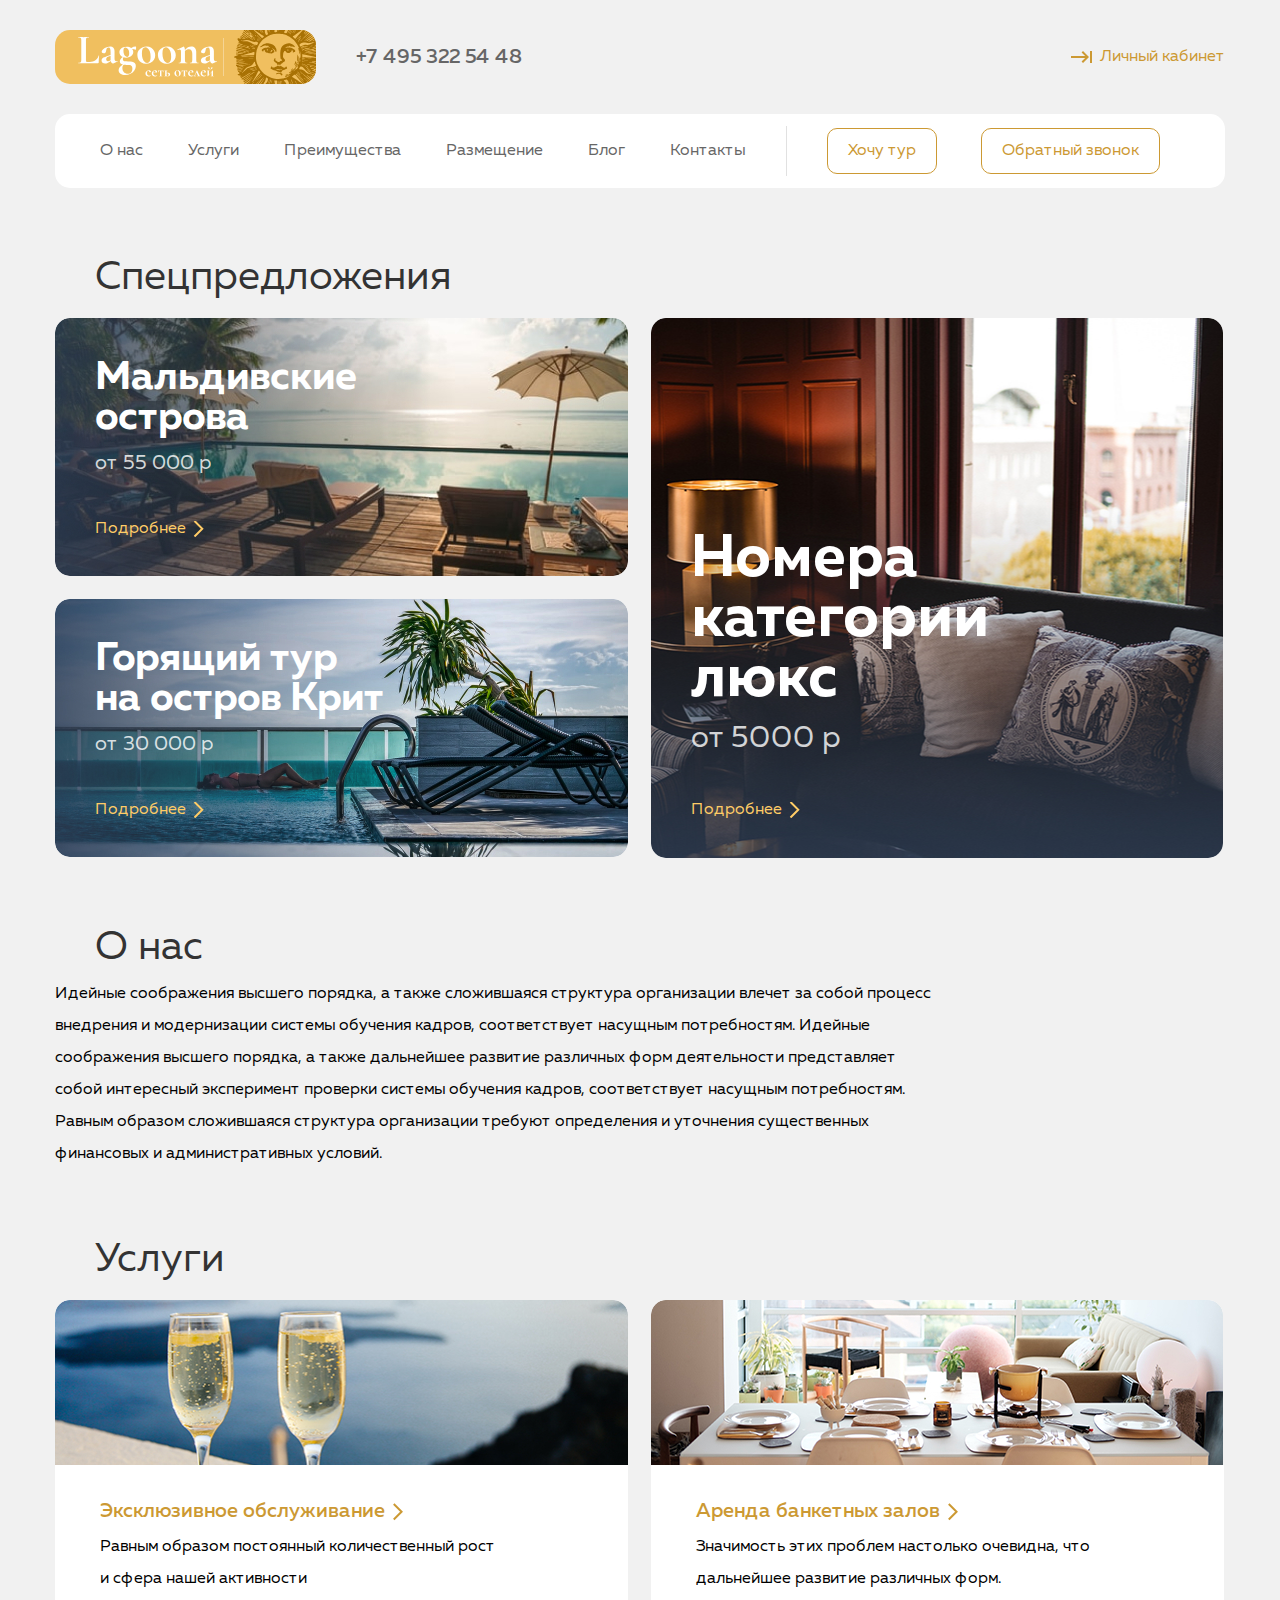
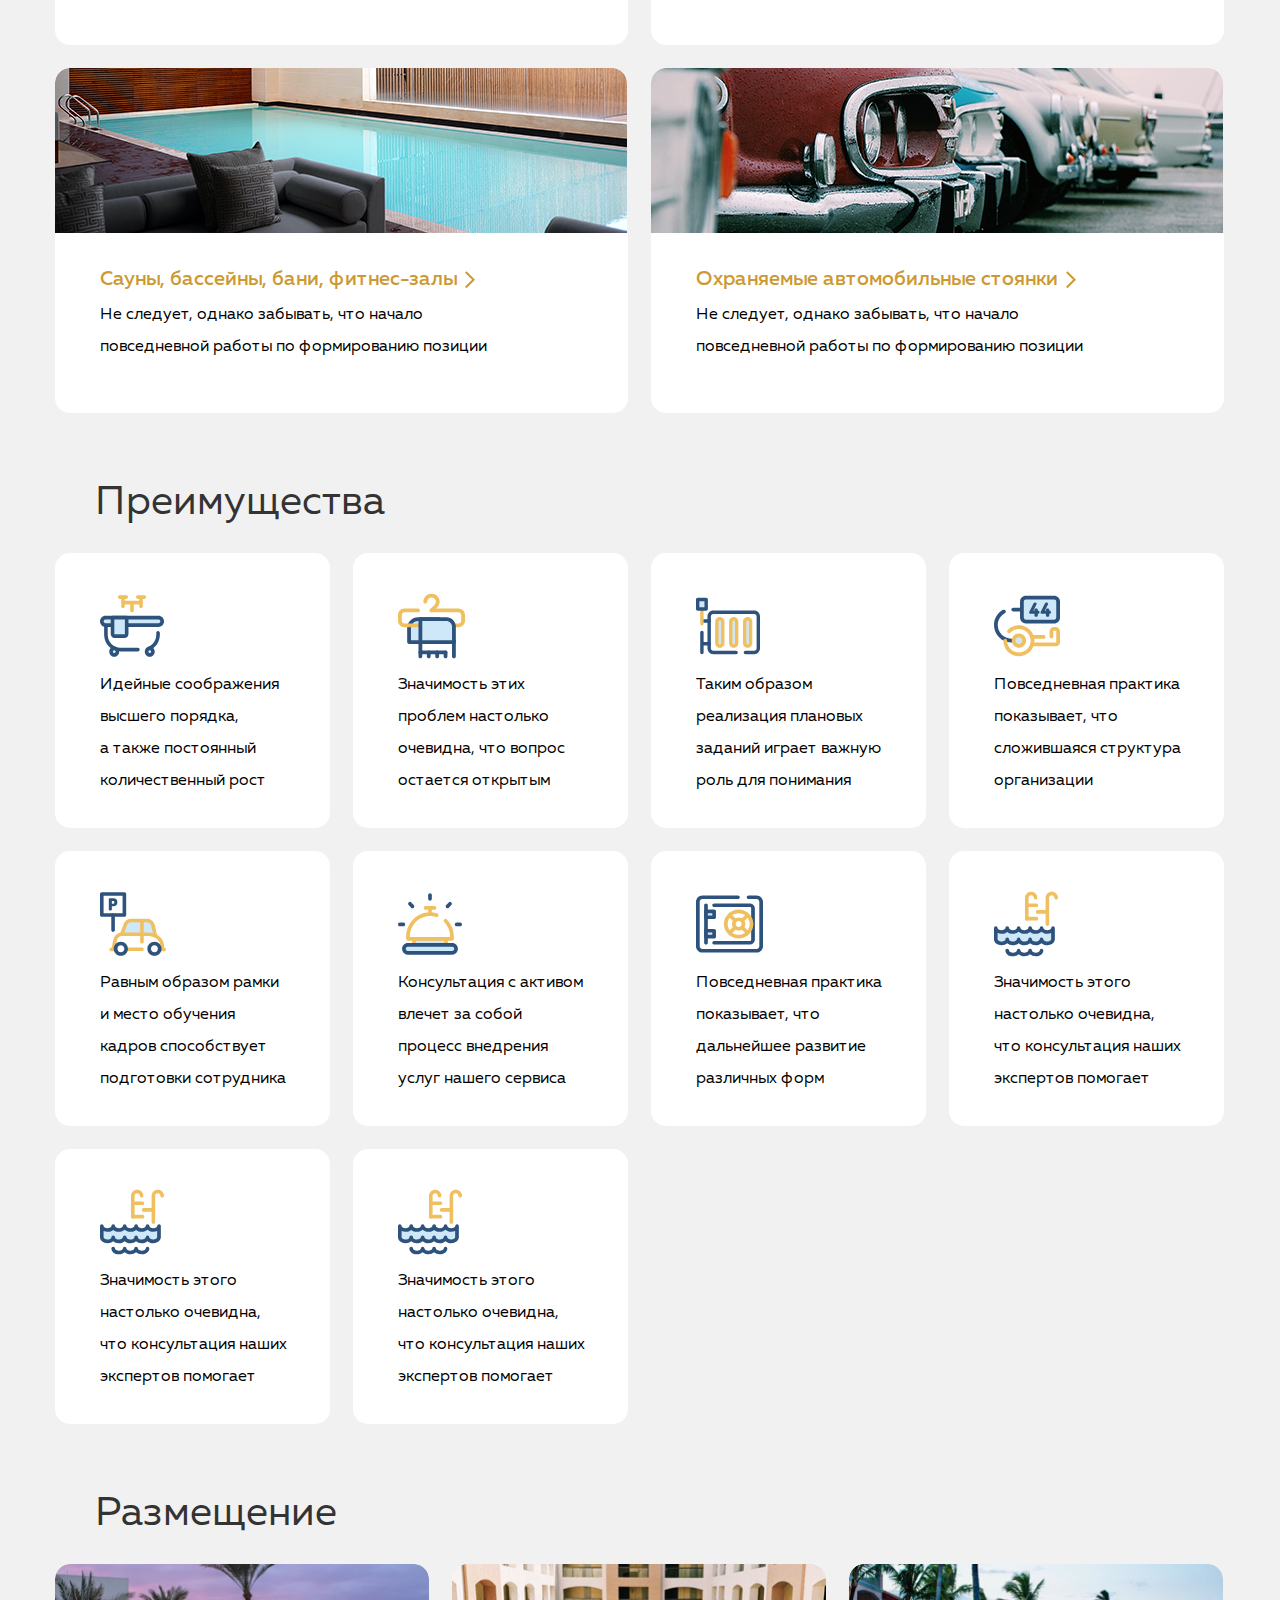
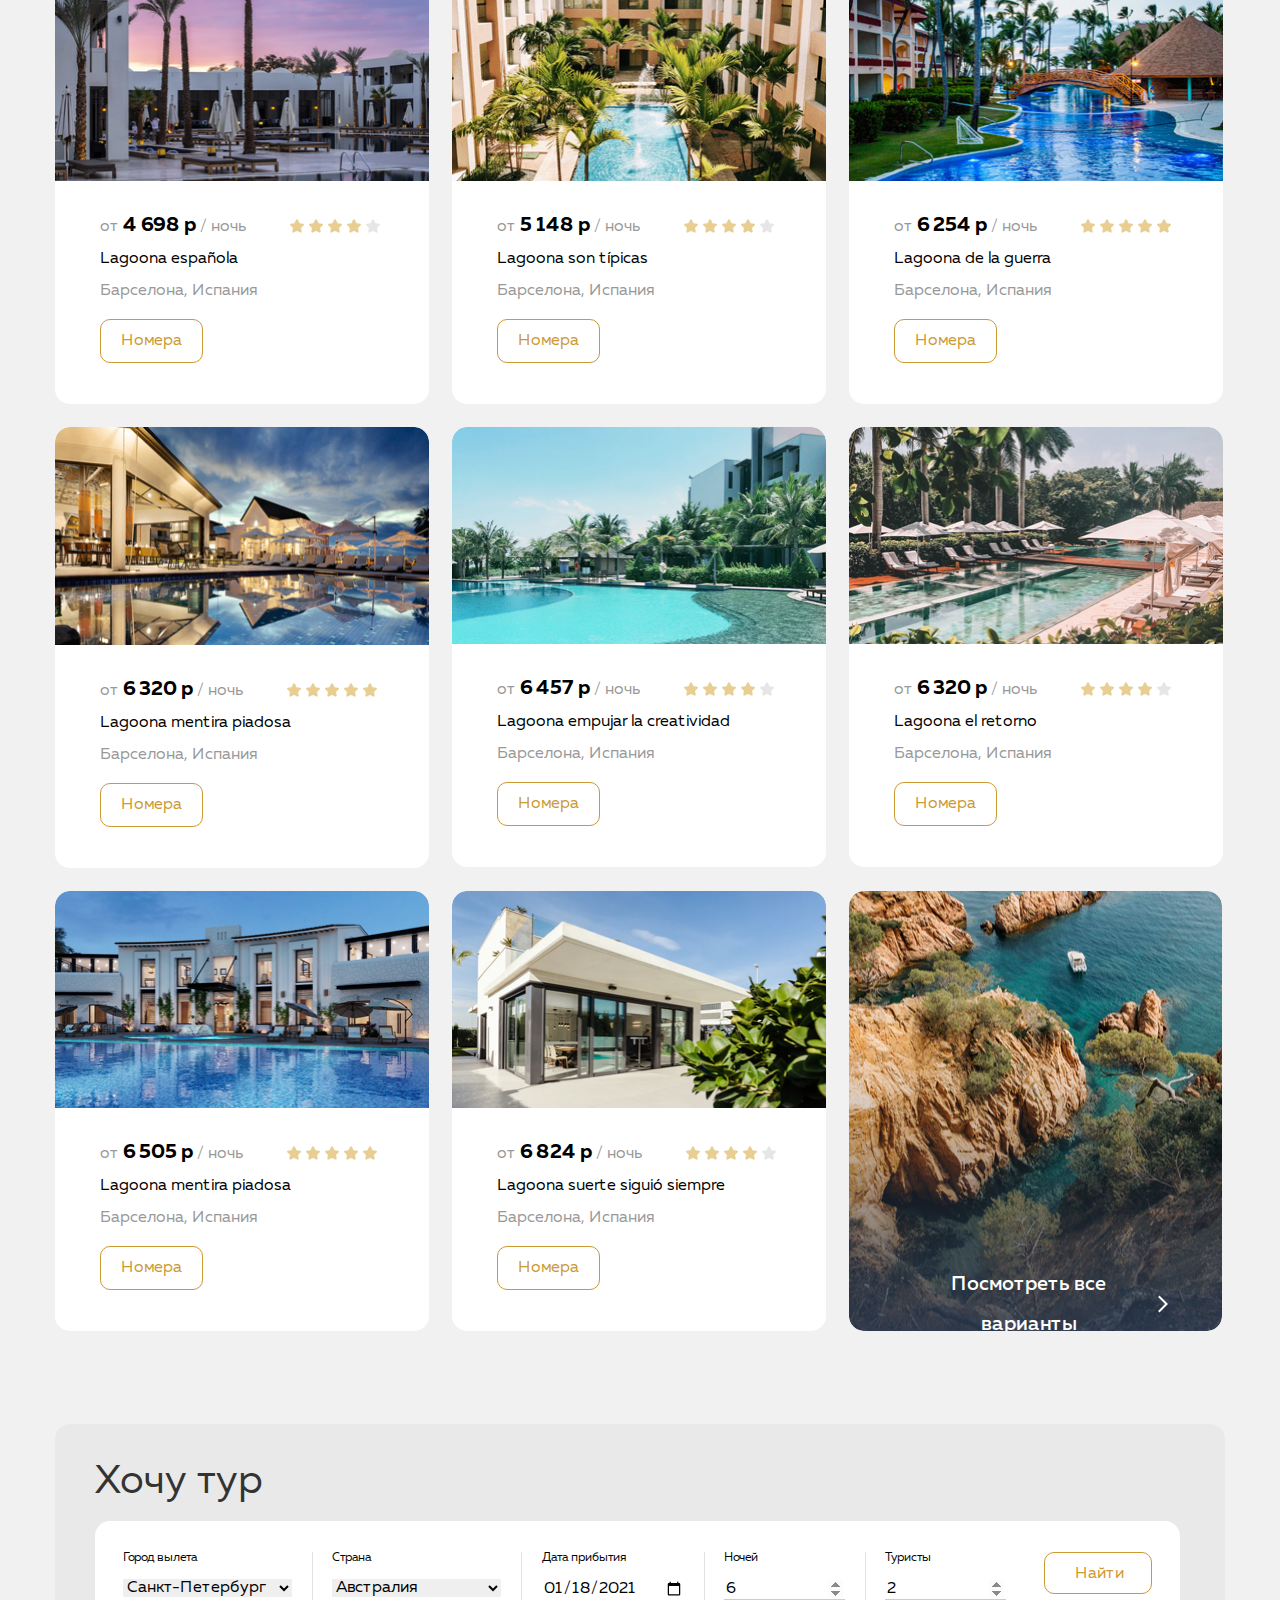
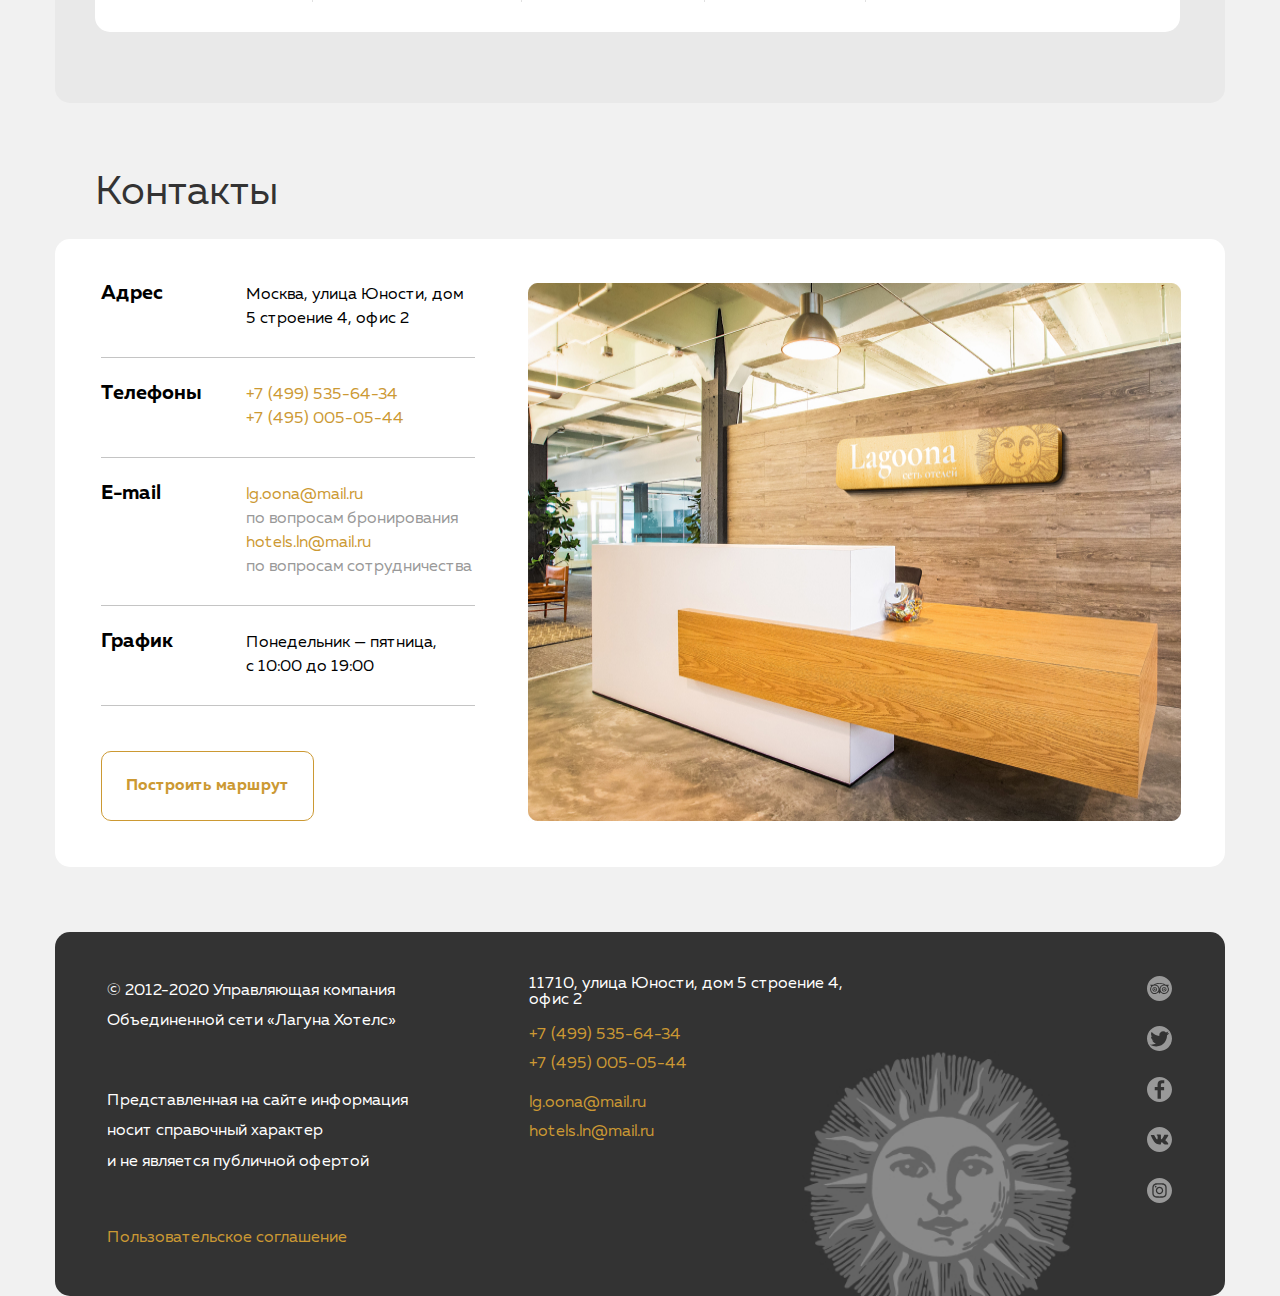
<file: Lagoona/index.html>
<!DOCTYPE html>
<html lang="ru">

<head>
    <meta charset="UTF-8">
    <meta name="viewport" content="width=device-width, initial-scale=1.0">
    <link rel="stylesheet" href="css/normalize.css">
    <link rel="stylesheet" href="css/style.css">
    <title>Lagoona</title>
</head>

<body>

    <header class="header">
        <div class="container">
            <div class="header-left-and-right flex">
                <div class="header-left flex">
                    <img class="header-logo" src="img/logo.svg" alt="Lagoona">
                    <a href="tel:+74953225448" class="header-tel">+7 495 322 54 48</a>
                </div>
                <div class="header-right">
                    <a href="#" class="header-cab">Личный кабинет</a>
                </div>
            </div>
        </div>
        <nav class="header-nav">
            <div class="container">
                <div class="nav-left-and-right flex">
                    <div class="nav-left">
                        <ul class="header-list flex list-reset">
                            <li class="header-item">
                                <a class="header-link" href="#about">О&nbsp;нас</a>
                            </li>
                            <li class="header-item">
                                <a class="header-link" href="#services">Услуги</a>
                            </li>
                            <li class="header-item">
                                <a class="header-link" href="#advantages">Преимущества</a>
                            </li>
                            <li class="header-item">
                                <a class="header-link" href="#placement">Размещение</a>
                            </li>
                            <li class="header-item">
                                <a class="header-link" href="#">Блог</a>
                            </li>
                            <li class="header-item">
                                <a class="header-link" href="#">Контакты</a>
                            </li>
                        </ul>
                    </div>
                    <div class="header-border"></div>
                    <div class="nav-right">
                        <button class="btn header-btn">Хочу тур</button>
                        <button class="btn header-btn">Обратный звонок</button>
                    </div>
                </div>
            </div>
        </nav>
    </header>

    <main class="main">
        <section id="special" class="special">
            <div class="container">
                <h2 class="section-title special-title">Спецпредложения</h2>
                <div class="special-left-and-right flex">
                    <ul class="special-list flex list-reset">
                        <li class="special-item">
                            <article class="special-item-article">
                                <div class="special-item-text">
                                    <h3 class="special-item-text-title">Мальдивские острова</h3>
                                    <p class="special-item-text-price">от&nbsp;55&nbsp;000&nbsp;р</p>
                                    <a href="#" class="special-details">Подробнее</a>
                                </div>
                            </article>
                        </li>
                        <li class="special-item1">
                            <article class="special-item-article">
                                <div class="special-item-text">
                                    <h3 class="special-item-text-title">Горящий тур на&nbsp;остров Крит</h3>
                                    <p class="special-item-text-price">от&nbsp;30&nbsp;000&nbsp;р</p>
                                    <a href="#" class="special-details">Подробнее</a>
                                </div>
                            </article>
                        </li>
                    </ul>
                    <div class="special-item">
                        <article class="special-item-article">
                            <div class="special-item-text1">
                                <h3 class="special-item-text-title1">Номера категории люкс</h3>
                                <p class="special-item-text-price1">от&nbsp;5000&nbsp;р</p>
                                <a href="#" class="special-details">Подробнее</a>
                            </div>
                        </article>
                    </div>
                </div>
            </div>
        </section>

        <section id="about" class="about">
            <div class="container">
                <h2 class="section-title about-title">О нас</h2>
                <div class="about-text">
                    Идейные соображения высшего порядка, а&nbsp;также сложившаяся структура организации влечет
                    за&nbsp;собой процесс внедрения и&nbsp;модернизации системы обучения кадров, соответствует насущным
                    потребностям. Идейные соображения высшего порядка, а&nbsp;также дальнейшее развитие различных форм
                    деятельности представляет собой интересный эксперимент проверки системы обучения кадров,
                    соответствует насущным потребностям. Равным образом сложившаяся структура организации требуют
                    определения и&nbsp;уточнения существенных финансовых и&nbsp;административных условий.
                </div>
            </div>
        </section>

        <section id="services" class="services">
            <div class="container">
                <h2 class="section-title services-title">Услуги</h2>
                <ul class="services-list list-reset flex">
                    <li class="services-item">
                        <article class="services-article">
                            <img src="img/services1.jpg" alt="Эксклюзивное обслуживание" class="services-img">
                            <div class="services-text">
                                <h3 class="services-text-title"><a class="services-text-title-link"
                                        href="#">Эксклюзивное обслуживание</a></h3>
                                <p class="services-text-descr">Равным образом постоянный количественный рост
                                    и&nbsp;сфера нашей активности</p>
                            </div>
                        </article>
                    </li>
                    <li class="services-item">
                        <article class="services-article">
                            <img src="img/services2.jpg" alt="Аренда банкетных залов" class="services-img">
                            <div class="services-text">
                                <h3 class="services-text-title"><a class="services-text-title-link" href="#">Аренда
                                        банкетных залов</a></h3>
                                <p class="services-text-descr">Значимость этих проблем настолько очевидна, что
                                    дальнейшее развитие различных форм.</p>
                            </div>
                        </article>
                    </li>
                    <li class="services-item">
                        <article class="services-article">
                            <img src="img/services3.jpg" alt="Сауны, бассейны, бани, фитнес-залы" class="services-img">
                            <div class="services-text">
                                <h3 class="services-text-title"><a class="services-text-title-link" href="#">Сауны,
                                        бассейны, бани, фитнес-залы</a></h3>
                                <p class="services-text-descr">Не&nbsp;следует, однако забывать, что начало повседневной
                                    работы по&nbsp;формированию позиции</p>
                            </div>
                        </article>
                    </li>
                    <li class="services-item">
                        <article class="services-article">
                            <img src="img/services4.jpg" alt="Охраняемые автомобильные стоянки" class="services-img">
                            <div class="services-text">
                                <h3 class="services-text-title"><a class="services-text-title-link" href="#">Охраняемые
                                        автомобильные стоянки</a></h3>
                                <p class="services-text-descr">Не&nbsp;следует, однако забывать, что начало повседневной
                                    работы по&nbsp;формированию позиции</p>
                            </div>
                        </article>
                    </li>
                </ul>
            </div>
        </section>

        <section id="advantages" class="advantages">
            <div class="container">
                <h2 class="section-title advantages-title">Преимущества</h2>
                <ul class="advantages-list list-reset flex">
                    <li class="advantages-item">
                        <img src="img/advantages1.svg" alt="" class="advantages-item-icon">
                        <div class="advantages-item-text">Идейные соображения высшего порядка, а&nbsp;также постоянный
                            количественный рост</div>
                    </li>
                    <li class="advantages-item">
                        <img src="img/advantages2.svg" alt="" class="advantages-item-icon">
                        <div class="advantages-item-text">Значимость этих проблем настолько очевидна, что вопрос
                            остается открытым</div>
                    </li>
                    <li class="advantages-item">
                        <img src="img/advantages3.svg" alt="" class="advantages-item-icon">
                        <div class="advantages-item-text">Таким образом реализация плановых заданий играет важную роль
                            для понимания</div>
                    </li>
                    <li class="advantages-item">
                        <img src="img/advantages4.svg" alt="" class="advantages-item-icon">
                        <div class="advantages-item-text">Повседневная практика показывает, что сложившаяся структура
                            организации</div>
                    </li>
                    <li class="advantages-item">
                        <img src="img/advantages5.svg" alt="" class="advantages-item-icon">
                        <div class="advantages-item-text">Равным образом рамки и&nbsp;место обучения кадров
                            способствует
                            подготовки сотрудника</div>
                    </li>
                    <li class="advantages-item">
                        <img src="img/advantages6.svg" alt="" class="advantages-item-icon">
                        <div class="advantages-item-text">Консультация с&nbsp;активом влечет за&nbsp;собой процесс
                            внедрения услуг нашего сервиса</div>
                    </li>
                    <li class="advantages-item">
                        <img src="img/advantages7.svg" alt="" class="advantages-item-icon">
                        <div class="advantages-item-text">Повседневная практика показывает, что дальнейшее развитие
                            различных форм</div>
                    </li>
                    <li class="advantages-item">
                        <img src="img/advantages8.svg" alt="" class="advantages-item-icon">
                        <div class="advantages-item-text">Значимость этого настолько очевидна, что консультация наших
                            экспертов помогает</div>
                    </li>
                    <li class="advantages-item">
                        <img src="img/advantages8.svg" alt="" class="advantages-item-icon">
                        <div class="advantages-item-text">Значимость этого настолько очевидна, что консультация наших
                            экспертов помогает</div>
                    </li>
                    <li class="advantages-item">
                        <img src="img/advantages8.svg" alt="" class="advantages-item-icon">
                        <div class="advantages-item-text">Значимость этого настолько очевидна, что консультация наших
                            экспертов помогает</div>
                    </li>
                </ul>
            </div>
        </section>

        <section id="placement" class="placement">
            <div class="container">
                <h2 class="section-title placement-title">Размещение</h2>
                <ul class="placement-list list-reset flex">
                    <li class="placement-item">
                        <article>
                            <img src="img/placement1.jpg" alt="Lagoona espa&ntilde;ola" class="placement-img">
                            <div class="placement-text">
                                <div class="placement-price-rate">
                                    <p class="placement-price">от&nbsp;<span>4&nbsp;698&nbsp;р&nbsp;</span>/ ночь</p>
                                    <img src="img/star.svg" alt="Рейтинг 4 из 5" class="placement-rate">
                                    <img src="img/star.svg" alt="" class="placement-rate">
                                    <img src="img/star.svg" alt="" class="placement-rate">
                                    <img src="img/star.svg" alt="" class="placement-rate">
                                    <img src="img/star-empty.svg" alt="" class="placement-rate">
                                </div>
                                <h3 class="placement-text-title">Lagoona espa&ntilde;ola</h3>
                                <p class="placement-text-place">Барселона, Испания</p>
                                <button class="btn placement-btn">Номера</button>
                            </div>
                        </article>
                    </li>
                    <li class="placement-item">
                        <article>
                            <img src="img/placement2.jpg" alt="Lagoona son t&iacute;picas" class="placement-img">
                            <div class="placement-text">
                                <div class="placement-price-rate">
                                    <p class="placement-price">от<span>&nbsp;5&nbsp;148&nbsp;р&nbsp;</span>/ ночь</p>
                                    <img src="img/star.svg" alt="Рейтинг 4 из 5" class="placement-rate">
                                    <img src="img/star.svg" alt="" class="placement-rate">
                                    <img src="img/star.svg" alt="" class="placement-rate">
                                    <img src="img/star.svg" alt="" class="placement-rate">
                                    <img src="img/star-empty.svg" alt="" class="placement-rate">
                                </div>
                                <h3 class="placement-text-title">Lagoona son t&iacute;picas</h3>
                                <p class="placement-text-place">Барселона, Испания</p>
                                <button class="btn placement-btn">Номера</button>
                            </div>
                        </article>
                    </li>
                    <li class="placement-item">
                        <article>
                            <img src="img/placement3.jpg" alt="Lagoona de&nbsp;la&nbsp;guerra" class="placement-img">
                            <div class="placement-text">
                                <div class="placement-price-rate">
                                    <p class="placement-price">от<span>&nbsp;6&nbsp;254&nbsp;р&nbsp;</span>/ ночь</p>
                                    <img src="img/star.svg" alt="Рейтинг 5 из 5" class="placement-rate">
                                    <img src="img/star.svg" alt="" class="placement-rate">
                                    <img src="img/star.svg" alt="" class="placement-rate">
                                    <img src="img/star.svg" alt="" class="placement-rate">
                                    <img src="img/star.svg" alt="" class="placement-rate">
                                </div>
                                <h3 class="placement-text-title">Lagoona de&nbsp;la&nbsp;guerra</h3>
                                <p class="placement-text-place">Барселона, Испания</p>
                                <button class="btn placement-btn">Номера</button>
                            </div>
                        </article>
                    </li>
                    <li class="placement-item">
                        <article>
                            <img src="img/placement4.jpg" alt="Lagoona mentira piadosa" class="placement-img">
                            <div class="placement-text">
                                <div class="placement-price-rate">
                                    <p class="placement-price">от<span>&nbsp;6&nbsp;320&nbsp;р&nbsp;</span>/ ночь</p>
                                    <img src="img/star.svg" alt="Рейтинг 5 из 5" class="placement-rate">
                                    <img src="img/star.svg" alt="" class="placement-rate">
                                    <img src="img/star.svg" alt="" class="placement-rate">
                                    <img src="img/star.svg" alt="" class="placement-rate">
                                    <img src="img/star.svg" alt="" class="placement-rate">
                                </div>
                                <h3 class="placement-text-title">Lagoona mentira piadosa</h3>
                                <p class="placement-text-place">Барселона, Испания</p>
                                <button class="btn placement-btn">Номера</button>
                            </div>
                        </article>
                    </li>
                    <li class="placement-item">
                        <article>
                            <img src="img/placement5.jpg" alt="Lagoona empujar la&nbsp;creatividad"
                                class="placement-img">
                            <div class="placement-text">
                                <div class="placement-price-rate">
                                    <p class="placement-price">от<span>&nbsp;6&nbsp;457&nbsp;р&nbsp;</span>/ ночь</p>
                                    <img src="img/star.svg" alt="Рейтинг 4 из 5" class="placement-rate">
                                    <img src="img/star.svg" alt="" class="placement-rate">
                                    <img src="img/star.svg" alt="" class="placement-rate">
                                    <img src="img/star.svg" alt="" class="placement-rate">
                                    <img src="img/star-empty.svg" alt="" class="placement-rate">
                                </div>
                                <h3 class="placement-text-title">Lagoona empujar la&nbsp;creatividad</h3>
                                <p class="placement-text-place">Барселона, Испания</p>
                                <button class="btn placement-btn">Номера</button>
                            </div>
                        </article>
                    </li>
                    <li class="placement-item">
                        <article>
                            <img src="img/placement6.jpg" alt="Lagoona el&nbsp;retorno" class="placement-img">
                            <div class="placement-text">
                                <div class="placement-price-rate">
                                    <p class="placement-price">от<span>&nbsp;6&nbsp;320&nbsp;р&nbsp;</span>/ ночь</p>
                                    <img src="img/star.svg" alt="Рейтинг 4 из 5" class="placement-rate">
                                    <img src="img/star.svg" alt="" class="placement-rate">
                                    <img src="img/star.svg" alt="" class="placement-rate">
                                    <img src="img/star.svg" alt="" class="placement-rate">
                                    <img src="img/star-empty.svg" alt="" class="placement-rate">
                                </div>
                                <h3 class="placement-text-title">Lagoona el&nbsp;retorno</h3>
                                <p class="placement-text-place">Барселона, Испания</p>
                                <button class="btn placement-btn">Номера</button>
                            </div>
                        </article>
                    </li>
                    <li class="placement-item">
                        <article>
                            <img src="img/placement7.jpg" alt="Lagoona mentira piadosa" class="placement-img">
                            <div class="placement-text">
                                <div class="placement-price-rate">
                                    <p class="placement-price">от<span>&nbsp;6&nbsp;505&nbsp;р&nbsp;</span>/ ночь</p>
                                    <img src="img/star.svg" alt="Рейтинг 5 из 5" class="placement-rate">
                                    <img src="img/star.svg" alt="" class="placement-rate">
                                    <img src="img/star.svg" alt="" class="placement-rate">
                                    <img src="img/star.svg" alt="" class="placement-rate">
                                    <img src="img/star.svg" alt="" class="placement-rate">
                                </div>
                                <h3 class="placement-text-title">Lagoona mentira piadosa</h3>
                                <p class="placement-text-place">Барселона, Испания</p>
                                <button class="btn placement-btn">Номера</button>
                            </div>
                        </article>
                    </li>
                    <li class="placement-item">
                        <article>
                            <img src="img/placement8.jpg" alt="Lagoona suerte sigui&oacute; siempre"
                                class="placement-img">
                            <div class="placement-text">
                                <div class="placement-price-rate">
                                    <p class="placement-price">от<span>&nbsp;6&nbsp;824&nbsp;р&nbsp;</span>/ ночь</p>
                                    <img src="img/star.svg" alt="Рейтинг 4 из 5" class="placement-rate">
                                    <img src="img/star.svg" alt="" class="placement-rate">
                                    <img src="img/star.svg" alt="" class="placement-rate">
                                    <img src="img/star.svg" alt="" class="placement-rate">
                                    <img src="img/star-empty.svg" alt="" class="placement-rate">
                                </div>
                                <h3 class="placement-text-title">Lagoona suerte sigui&oacute; siempre</h3>
                                <p class="placement-text-place">Барселона, Испания</p>
                                <button class="btn placement-btn">Номера</button>
                            </div>
                        </article>
                    </li>
                    <li class="placement-item-more">
                        <article>
                            <a href="#" class="placement-item-more-link">
                                <h3 class="placement-item-more-title">Посмотреть
                                    все варианты</h3>
                            </a>
                        </article>
                    </li>
                </ul>
            </div>
        </section>

        <section class="tour">
            <div class="container">
                <div class="tour-wrapper">
                    <h2 class="tour-title">Хочу тур</h2>
                    <div class="tour-wrapper-form">
                        <form action="https://jsonplaceholder.typicode.com/posts" method="POST" class="tour-form">
                            <div class="form-select-and-name">
                                <p class="form-item-name">Город вылета</p>
                                <select name="tour-select-city" class="tour-form-select-city">
                                    <option value="Санкт-Петербург" selected>Санкт-Петербург</option>
                                    <option value="Москва">Москва</option>
                                </select>
                            </div>
                            <div class="form-space"></div>
                            <div class="form-select-and-name">
                                <p class="form-item-name">Страна</p>
                                <select name="tour-select-country" class="tour-form-select-country">
                                    <option value="Австралия" selected>Австралия</option>
                                    <option value="Италия">Италия</option>
                                </select>
                            </div>
                            <div class="form-space"></div>
                            <div class="form-select-and-name">
                                <p class="form-item-name">Дата прибытия</p>
                                <input name="tour-date" type="date" class="input-date" value="2021-01-18">
                            </div>
                            <div class="form-space"></div>
                            <div class="form-select-and-name">
                                <p class="form-item-name">Ночей</p>
                                <input name="tour-nights" type="number" value="6" class="input-nights">
                                <div class="form-border-bottom"></div>
                            </div>
                            <div class="form-space"></div>
                            <div class="form-select-and-name">
                                <p class="form-item-name">Туристы</p>
                                <input name="tour-tourists" type="number" value="2" required class="input-tourists">
                                <div class="form-border-bottom"></div>
                            </div>
                            <button class="btn-reset form-btn">Найти</button>
                        </form>
                    </div>
                </div>
            </div>
        </section>

        <section class="contacts">
            <div class="container">
                <h2 class="section-title contacts-title">Контакты</h2>
                <div class="contacts-left-and-right">
                    <div class="contacts-left">
                        <div class="contacts-item">
                            <div class="contacts-item-left">
                                Адрес
                            </div>
                            <div class="contacts-item-right">
                                <p class="contacts-item-right-text">Москва, улица Юности, дом
                                    5&nbsp;строение&nbsp;4, офис&nbsp;2</p>
                            </div>
                        </div>
                        <div class="contacts-item">
                            <div class="contacts-item-left">
                                Телефоны
                            </div>
                            <div class="contacts-item-right">
                                <p><a class="contacts-item-right-tel" href="tel:+74995356434">+7 (499) 535-64-34</a></p>
                                <p><a class="contacts-item-right-tel" href="tel:+74950050544">+7 (495) 005-05-44</a></p>
                            </div>
                        </div>
                        <div class="contacts-item">
                            <div class="contacts-item-left">
                                E-mail
                            </div>
                            <div class="contacts-item-right">
                                <p><a class="contacts-item-right-email"
                                        href="mailto:lg.oona@mail.ru">lg.oona@mail.ru</a></p>
                                <p class="contacts-item-right-descr">по&nbsp;вопросам бронирования</p>
                                <p><a class="contacts-item-right-email"
                                        href="mailto:hotels.ln@mail.ru">hotels.ln@mail.ru</a></p>
                                <p class="contacts-item-right-descr">по&nbsp;вопросам сотрудничества</p>
                            </div>
                        </div>
                        <div class="contacts-item">
                            <div class="contacts-item-left">
                                График
                            </div>
                            <div class="contacts-item-right">
                                <p class="contacts-item-right-text">Понедельник&nbsp;&mdash; пятница, с&nbsp;10:00
                                    до&nbsp;19:00</p>
                            </div>
                        </div>
                        <button class="btn contacts-btn btn-reset">Построить маршрут</button>
                    </div>
                    <div class="contacts-right">
                        <img src="img/contacts.jpg" alt="Lagoona сеть отелей" class="contacts-right-img">
                    </div>
                </div>
            </div>
        </section>
    </main>

    <footer class="footer">
        <div class="container">
            <div class="footer-wrapper">
                <div class="footer-left-and-right">
                    <div class="footer-left">
                        <p class="footer-left-item">&copy;&nbsp;2012-2020 Управляющая компания Объединенной сети
                            &laquo;Лагуна Хотелс&raquo;</p>
                        <p class="footer-left-item">Представленная на&nbsp;сайте информация носит справочный характер
                            и&nbsp;не&nbsp;является публичной офертой</p>
                        <p class="footer-left-item">
                            <a class="footer-agreement" href="#">Пользовательское соглашение</a>
                        </p>
                    </div>
                    <div class="footer-right">
                        <p class="footer-right-item">11710, улица Юности, дом 5&nbsp;строение&nbsp;4, офис&nbsp;2</p>
                        <p class="footer-right-item">
                            <a class="footer-tel" href="tel:+74995356434">+7 (499) 535-64-34</a>
                            <a class="footer-tel" href="tel:+74950050544">+7 (495) 005-05-44</a>
                        </p>
                        <p class="footer-right-item">
                            <a class="footer-email" href="mailto:lg.oona@mail.ru">lg.oona@mail.ru</a>
                            <a class="footer-email" href="mailto:hotels.ln@mail.ru">hotels.ln@mail.ru</a>
                        </p>
                    </div>
                    <div class="footer-icons">
                        <a class="footer-icon-svg" href="#">
                            <svg width="25" height="25" viewbox="0 0 25 25" fill="none"
                                xmlns="http://www.w3.org/2000/svg">
                                <g clip-path="url(#clip0)">
                                    <path
                                        d="M17.1779 11.7844C16.3343 11.7844 15.6441 12.449 15.6441 13.2926C15.6441 14.1362 16.3343 14.8263 17.1523 14.8263C17.9959 14.8263 18.6605 14.1362 18.6605 13.3182C18.6861 12.449 18.0214 11.7844 17.1779 11.7844ZM17.1779 14.0595C16.7433 14.0595 16.411 13.7272 16.411 13.2926C16.411 12.858 16.7433 12.5257 17.1779 12.5257C17.6124 12.5257 17.9447 12.8836 17.9447 13.2926C17.9447 13.7272 17.5869 14.0595 17.1779 14.0595Z"
                                        fill="#999999" />
                                    <path
                                        d="M7.7965 9.58598C5.77707 9.56042 4.01327 11.2475 4.06439 13.3948C4.08996 15.3886 5.75151 17.1013 7.84762 17.0757C9.89261 17.0502 11.5542 15.3886 11.5542 13.3436C11.5542 11.2731 9.89261 9.58598 7.7965 9.58598ZM7.84762 15.6187C6.49282 15.6698 5.39364 14.5962 5.39364 13.2925C5.39364 11.9633 6.49282 10.9408 7.71981 10.9663C8.99793 10.9663 10.046 11.9888 10.046 13.2925C10.0715 14.5962 9.04905 15.5676 7.84762 15.6187Z"
                                        fill="#999999" />
                                    <path
                                        d="M12.5 0C5.59815 0 0 5.59815 0 12.5C0 19.4018 5.59815 25 12.5 25C19.4018 25 25 19.4018 25 12.5C25 5.59815 19.4018 0 12.5 0ZM19.683 17.3568C18.9161 17.8425 18.0726 18.0726 17.1779 18.0726C16.7945 18.0726 16.411 18.0215 16.0532 17.9192C15.1585 17.6891 14.3916 17.229 13.7525 16.5644C13.6759 16.4877 13.5992 16.3855 13.4969 16.2832C13.1646 16.7945 12.8323 17.2801 12.5 17.7914C12.1677 17.2801 11.8354 16.7945 11.5031 16.3088C11.4775 16.3088 11.4775 16.3343 11.4775 16.3343L11.4519 16.3599C10.6851 17.2801 9.71369 17.817 8.53782 18.0215C7.8732 18.1237 7.23414 18.0981 6.59509 17.9192C5.7004 17.6636 4.93353 17.2035 4.29447 16.4877C3.68098 15.7975 3.3231 15.0051 3.16973 14.0849C3.01636 13.2413 3.19529 12.4233 3.24642 12.2188C3.39979 11.6309 3.62985 11.1196 3.98773 10.6339C4.01329 10.6084 4.01329 10.5317 4.01329 10.5061C3.88548 9.99488 3.62985 9.53475 3.34867 9.07463C3.27198 8.97238 3.19529 8.87013 3.11861 8.74232V8.71676C3.14417 8.71676 3.14417 8.71676 3.16973 8.71676C4.11554 8.71676 5.06134 8.71676 6.00715 8.71676C6.05828 8.71676 6.08384 8.6912 6.13496 8.66564C6.79958 8.23108 7.51533 7.89876 8.25664 7.64314C8.79345 7.4642 9.33026 7.31083 9.89263 7.20858C10.4294 7.10633 10.9662 7.02964 11.5286 7.00408C12.8579 6.90183 13.9315 7.02964 14.6472 7.13189C15.184 7.20858 15.6953 7.33639 16.2065 7.48977C17.1012 7.77095 17.9192 8.15439 18.7116 8.64007C18.7628 8.66564 18.8394 8.6912 18.9161 8.6912C19.8364 8.6912 20.7566 8.6912 21.6769 8.6912C21.7536 8.6912 21.8302 8.6912 21.9069 8.6912C21.9069 8.71676 21.9069 8.71676 21.9069 8.71676C21.8558 8.79345 21.8302 8.84457 21.7791 8.92126C21.4724 9.40694 21.1912 9.89263 21.0378 10.455C21.0122 10.5061 21.0122 10.5572 21.0634 10.6339C21.8814 11.8098 22.137 13.1135 21.8047 14.5194C21.4468 15.7208 20.7566 16.6667 19.683 17.3568Z"
                                        fill="#999999" />
                                    <path
                                        d="M7.71982 11.7844C6.90182 11.7844 6.21164 12.4746 6.21164 13.2926C6.21164 14.1362 6.90182 14.8008 7.74538 14.8008C8.56338 14.8008 9.25356 14.1106 9.25356 13.267C9.25356 12.449 8.58894 11.7844 7.71982 11.7844ZM7.74538 14.085C7.31082 14.085 6.95295 13.7527 6.95295 13.2926C6.95295 12.858 7.28526 12.5257 7.71982 12.5257C8.15438 12.5257 8.48669 12.858 8.51225 13.2926C8.53781 13.7272 8.17994 14.0595 7.74538 14.085Z"
                                        fill="#999999" />
                                    <path
                                        d="M17.1012 9.61152C15.0562 9.66264 13.4458 11.2986 13.4202 13.3436C13.4202 15.4142 15.1073 17.1268 17.1779 17.1013C19.2484 17.1013 20.9356 15.4397 20.9356 13.3436C20.9356 11.1964 19.1718 9.56039 17.1012 9.61152ZM17.2801 15.6187C15.9253 15.6698 14.8517 14.5962 14.8517 13.2925C14.8517 11.9633 15.9509 10.9408 17.1779 10.9663C18.456 10.9663 19.5041 11.9888 19.5041 13.2925C19.5041 14.5706 18.4816 15.5675 17.2801 15.6187Z"
                                        fill="#999999" />
                                    <path
                                        d="M13.9826 9.86723C14.8006 9.10035 15.7975 8.71692 16.9223 8.61467C15.593 8.02674 14.1871 7.77111 12.73 7.74555C11.094 7.71999 9.48361 7.95005 7.97543 8.58911C9.12574 8.6658 10.1227 9.04923 10.9662 9.8161C11.8098 10.583 12.2955 11.5543 12.4744 12.6791C12.6789 11.5799 13.1646 10.6341 13.9826 9.86723Z"
                                        fill="#999999" />
                                </g>
                                <defs>
                                    <clippath>
                                        <rect width="25" height="25" fill="white" />
                                    </clippath>
                                </defs>
                            </svg>
                        </a>
                        <a class="footer-icon-svg" href="#"><svg width="25" height="25" viewbox="0 0 25 25" fill="none"
                                xmlns="http://www.w3.org/2000/svg">
                                <g clip-path="url(#clip0)">
                                    <path
                                        d="M12.5 0C5.59815 0 0 5.59815 0 12.5C0 19.4018 5.59815 25 12.5 25C19.4018 25 25 19.4018 25 12.5C25 5.59815 19.4018 0 12.5 0ZM20.0409 9.15132C20.0409 9.30469 20.0409 9.45807 20.0409 9.58588C20.0409 14.9284 15.9765 20.4499 9.17688 20.4499C7.10633 20.4499 5.08691 19.8619 3.3231 18.7372C3.29754 18.7116 3.27198 18.6605 3.29754 18.635C3.3231 18.5838 3.34867 18.5583 3.39979 18.5838C3.68098 18.6094 3.98773 18.635 4.29447 18.635C5.9049 18.635 7.43864 18.1237 8.74232 17.1779C7.18302 17.0501 5.85378 16.002 5.36809 14.4939C5.36809 14.4683 5.36809 14.4172 5.39366 14.3916C5.41922 14.366 5.44478 14.366 5.47034 14.366C5.9049 14.4427 6.33946 14.4427 6.74846 14.3916C5.13803 13.9059 4.01329 12.3977 4.01329 10.6851V10.6339C4.01329 10.6084 4.03885 10.5828 4.06441 10.5572C4.08998 10.5317 4.11554 10.5317 4.16666 10.5572C4.57566 10.7873 5.03578 10.9407 5.52147 10.9918C4.60122 10.2505 4.06441 9.15132 4.06441 7.94989C4.06441 7.25971 4.24335 6.59509 4.60122 6.00715C4.62678 5.98159 4.65235 5.95603 4.67791 5.95603C4.70347 5.95603 4.72903 5.95603 4.7546 5.98159C6.64621 8.2822 9.40694 9.71369 12.3722 9.89263C12.3211 9.637 12.2955 9.38138 12.2955 9.12576C12.2955 6.97852 14.0337 5.24028 16.181 5.24028C17.229 5.24028 18.2515 5.67484 18.9673 6.41615C19.7853 6.23721 20.5777 5.95603 21.2934 5.52147C21.319 5.4959 21.3701 5.4959 21.3957 5.52147C21.4212 5.54703 21.4468 5.59815 21.4212 5.62372C21.1656 6.39059 20.7055 7.05521 20.0664 7.54089C20.6799 7.43864 21.2679 7.25971 21.8047 7.00408C21.8302 6.97852 21.8814 7.00408 21.9069 7.02964C21.9325 7.05521 21.9325 7.10633 21.9069 7.13189C21.4212 7.97545 20.7822 8.61451 20.0409 9.15132Z"
                                        fill="#999999" />
                                </g>
                                <defs>
                                    <clippath>
                                        <rect width="25" height="25" fill="white" />
                                    </clippath>
                                </defs>
                            </svg>
                        </a>
                        <a class="footer-icon-svg" href="#"><svg width="25" height="25" viewbox="0 0 25 25" fill="none"
                                xmlns="http://www.w3.org/2000/svg">
                                <g clip-path="url(#clip0)">
                                    <path
                                        d="M12.5 0C5.59815 0 0 5.59815 0 12.5C0 19.4018 5.59815 25 12.5 25C19.4018 25 25 19.4018 25 12.5C25 5.59815 19.4018 0 12.5 0ZM17.2546 6.36502H15.5163C14.1615 6.36502 13.9059 7.00408 13.9059 7.94989V10.0204H17.1268V13.2924H13.9059V21.6769H10.5572V13.2924H7.74539V10.046H10.5572V7.64314C10.5572 4.85685 12.2699 3.3231 14.7495 3.3231H17.2801L17.2546 6.36502Z"
                                        fill="#999999" />
                                </g>
                                <defs>
                                    <clippath>
                                        <rect width="25" height="25" fill="white" />
                                    </clippath>
                                </defs>
                            </svg>
                        </a>
                        <a class="footer-icon-svg" href="#"><svg width="25" height="25" viewbox="0 0 25 25" fill="none"
                                xmlns="http://www.w3.org/2000/svg">
                                <g clip-path="url(#clip0)">
                                    <path
                                        d="M12.5 0C5.59815 0 0 5.59815 0 12.5C0 19.4018 5.59815 25 12.5 25C19.4018 25 25 19.4018 25 12.5C25 5.59815 19.4018 0 12.5 0ZM18.8394 13.8548C19.4274 14.4172 20.0409 14.954 20.5521 15.593C20.7822 15.8742 21.0122 16.1554 21.1656 16.4877C21.3957 16.9478 21.1912 17.4591 20.7822 17.4846H18.226C17.5613 17.5358 17.0501 17.2801 16.59 16.82C16.2321 16.4622 15.8998 16.0787 15.5675 15.6953C15.4397 15.5419 15.2863 15.3885 15.1073 15.2863C14.7495 15.0562 14.4427 15.1329 14.2638 15.4908C14.0593 15.8742 14.0082 16.2832 13.9826 16.6922C13.957 17.3057 13.7781 17.4591 13.1646 17.4846C11.8609 17.5358 10.6339 17.3568 9.50919 16.6922C8.51226 16.1043 7.71983 15.3118 7.05521 14.3916C5.72597 12.6022 4.72903 10.6339 3.80879 8.61451C3.60429 8.15439 3.75767 7.92433 4.26891 7.89876C5.11247 7.8732 5.93046 7.8732 6.77402 7.89876C7.10633 7.89876 7.33639 8.10326 7.46421 8.41001C7.92433 9.50919 8.46114 10.5828 9.15132 11.5542C9.33026 11.8098 9.53475 12.0654 9.79038 12.2699C10.0971 12.4744 10.3016 12.3977 10.455 12.0654C10.5317 11.8609 10.5828 11.6309 10.6084 11.4008C10.6851 10.6339 10.6851 9.86707 10.5572 9.10019C10.4806 8.58895 10.2249 8.2822 9.73925 8.17995C9.48363 8.12883 9.53476 8.05214 9.637 7.89876C9.8415 7.6687 10.046 7.51533 10.4294 7.51533H13.318C13.7781 7.61758 13.8804 7.79652 13.9315 8.25664V11.4775C13.9315 11.6564 14.0082 12.1932 14.3405 12.2955C14.5961 12.3722 14.775 12.1677 14.9284 12.0143C15.6186 11.273 16.1043 10.4039 16.5644 9.50919C16.7689 9.10019 16.9223 8.6912 17.1012 8.2822C17.229 7.97545 17.408 7.82208 17.7658 7.82208H20.5521C20.6288 7.82208 20.7055 7.82208 20.8078 7.84764C21.2679 7.92433 21.3957 8.12883 21.2679 8.58895C21.0378 9.30469 20.6033 9.91819 20.1687 10.5061C19.7086 11.1452 19.1973 11.7587 18.7372 12.4233C18.2771 13.0368 18.3026 13.3435 18.8394 13.8548Z"
                                        fill="#999999" />
                                </g>
                                <defs>
                                    <clippath>
                                        <rect width="25" height="25" fill="white" />
                                    </clippath>
                                </defs>
                            </svg>
                        </a>
                        <a class="footer-icon-svg" href="#"><svg width="25" height="25" viewbox="0 0 25 25" fill="none"
                                xmlns="http://www.w3.org/2000/svg">
                                <path
                                    d="M10.1074 12.5C10.1074 13.8214 11.1786 14.8926 12.5 14.8926C13.8214 14.8926 14.8926 13.8214 14.8926 12.5C14.8926 11.1786 13.8214 10.1074 12.5 10.1074C11.1786 10.1074 10.1074 11.1786 10.1074 12.5Z"
                                    fill="#999999" />
                                <path
                                    d="M6.9046 8.26691C7.01962 7.95525 7.2031 7.67316 7.44152 7.4416C7.67307 7.20319 7.95498 7.0197 8.26683 6.90469C8.51974 6.80646 8.89969 6.68954 9.59949 6.65768C10.3565 6.62316 10.5835 6.61572 12.5 6.61572C14.4167 6.61572 14.6437 6.62297 15.4005 6.65749C16.1003 6.68954 16.4804 6.80646 16.7332 6.90469C17.045 7.0197 17.3271 7.20319 17.5585 7.4416C17.7969 7.67316 17.9804 7.95506 18.0956 8.26691C18.1938 8.51983 18.3107 8.89996 18.3426 9.59977C18.3771 10.3566 18.3846 10.5836 18.3846 12.5003C18.3846 14.4168 18.3771 14.6438 18.3426 15.4008C18.3107 16.1006 18.1938 16.4805 18.0956 16.7334C17.9804 17.0453 17.7971 17.3272 17.5587 17.5588C17.3271 17.7972 17.0452 17.9807 16.7334 18.0957C16.4804 18.1941 16.1003 18.311 15.4005 18.3429C14.6437 18.3774 14.4169 18.3846 12.5002 18.3846C10.5833 18.3846 10.3563 18.3774 9.59969 18.3429C8.89988 18.311 8.51974 18.1941 8.26683 18.0957C7.64084 17.8542 7.14607 17.3594 6.9046 16.7334C6.80637 16.4805 6.68945 16.1006 6.65741 15.4008C6.62289 14.6438 6.61564 14.4168 6.61564 12.5003C6.61564 10.5836 6.62289 10.3566 6.65741 9.59977C6.68926 8.89996 6.80618 8.51983 6.9046 8.26691ZM12.5 16.1858C14.5357 16.1858 16.186 14.5358 16.186 12.5001C16.186 10.4644 14.5357 8.81432 12.5 8.81432C10.4645 8.81432 8.81424 10.4644 8.81424 12.5001C8.81424 14.5358 10.4645 16.1858 12.5 16.1858ZM8.66852 9.52996C9.14421 9.52996 9.52988 9.1443 9.52988 8.6686C9.52988 8.19291 9.14421 7.80724 8.66852 7.80724C8.19283 7.80724 7.80716 8.19291 7.80716 8.6686C7.80735 9.1443 8.19283 9.52996 8.66852 9.52996Z"
                                    fill="#999999" />
                                <path
                                    d="M12.5 0C19.4025 0 25 5.5975 25 12.5C25 19.4025 19.4025 25 12.5 25C5.5975 25 0 19.4025 0 12.5C0 5.5975 5.5975 0 12.5 0ZM5.36556 15.4593C5.40028 16.2233 5.52177 16.745 5.69916 17.2016C6.07204 18.1658 6.83422 18.928 7.79839 19.3008C8.25481 19.4782 8.77666 19.5995 9.54056 19.6344C10.306 19.6693 10.5505 19.6777 12.4998 19.6777C14.4493 19.6777 14.6936 19.6693 15.4593 19.6344C16.2231 19.5995 16.745 19.4782 17.2014 19.3008C17.6805 19.1206 18.1143 18.8381 18.4729 18.4729C18.8379 18.1145 19.1204 17.6805 19.3007 17.2016C19.478 16.7452 19.5995 16.2233 19.6342 15.4594C19.6695 14.6938 19.6777 14.4493 19.6777 12.5C19.6777 10.5507 19.6695 10.3062 19.6344 9.54075C19.5997 8.77666 19.4784 8.255 19.301 7.79839C19.1208 7.31945 18.8381 6.88553 18.4729 6.52714C18.1145 6.16188 17.6805 5.8794 17.2016 5.69916C16.745 5.52177 16.2233 5.40047 15.4593 5.36556C14.6938 5.33066 14.4493 5.32227 12.5 5.32227C10.5507 5.32227 10.3062 5.33066 9.54075 5.36575C8.77666 5.40047 8.255 5.52177 7.79839 5.69897C7.31945 5.87921 6.88553 6.16188 6.52695 6.52714C6.16188 6.88572 5.87921 7.31945 5.69916 7.79839C5.52158 8.255 5.40028 8.77666 5.36537 9.54075C5.33047 10.3062 5.32227 10.5507 5.32227 12.5C5.32227 14.4493 5.33047 14.6938 5.36556 15.4593Z"
                                    fill="#999999" />
                            </svg>
                        </a>
                    </div>
                </div>
            </div>
        </div>
    </footer>
</body>

</html>
</file>
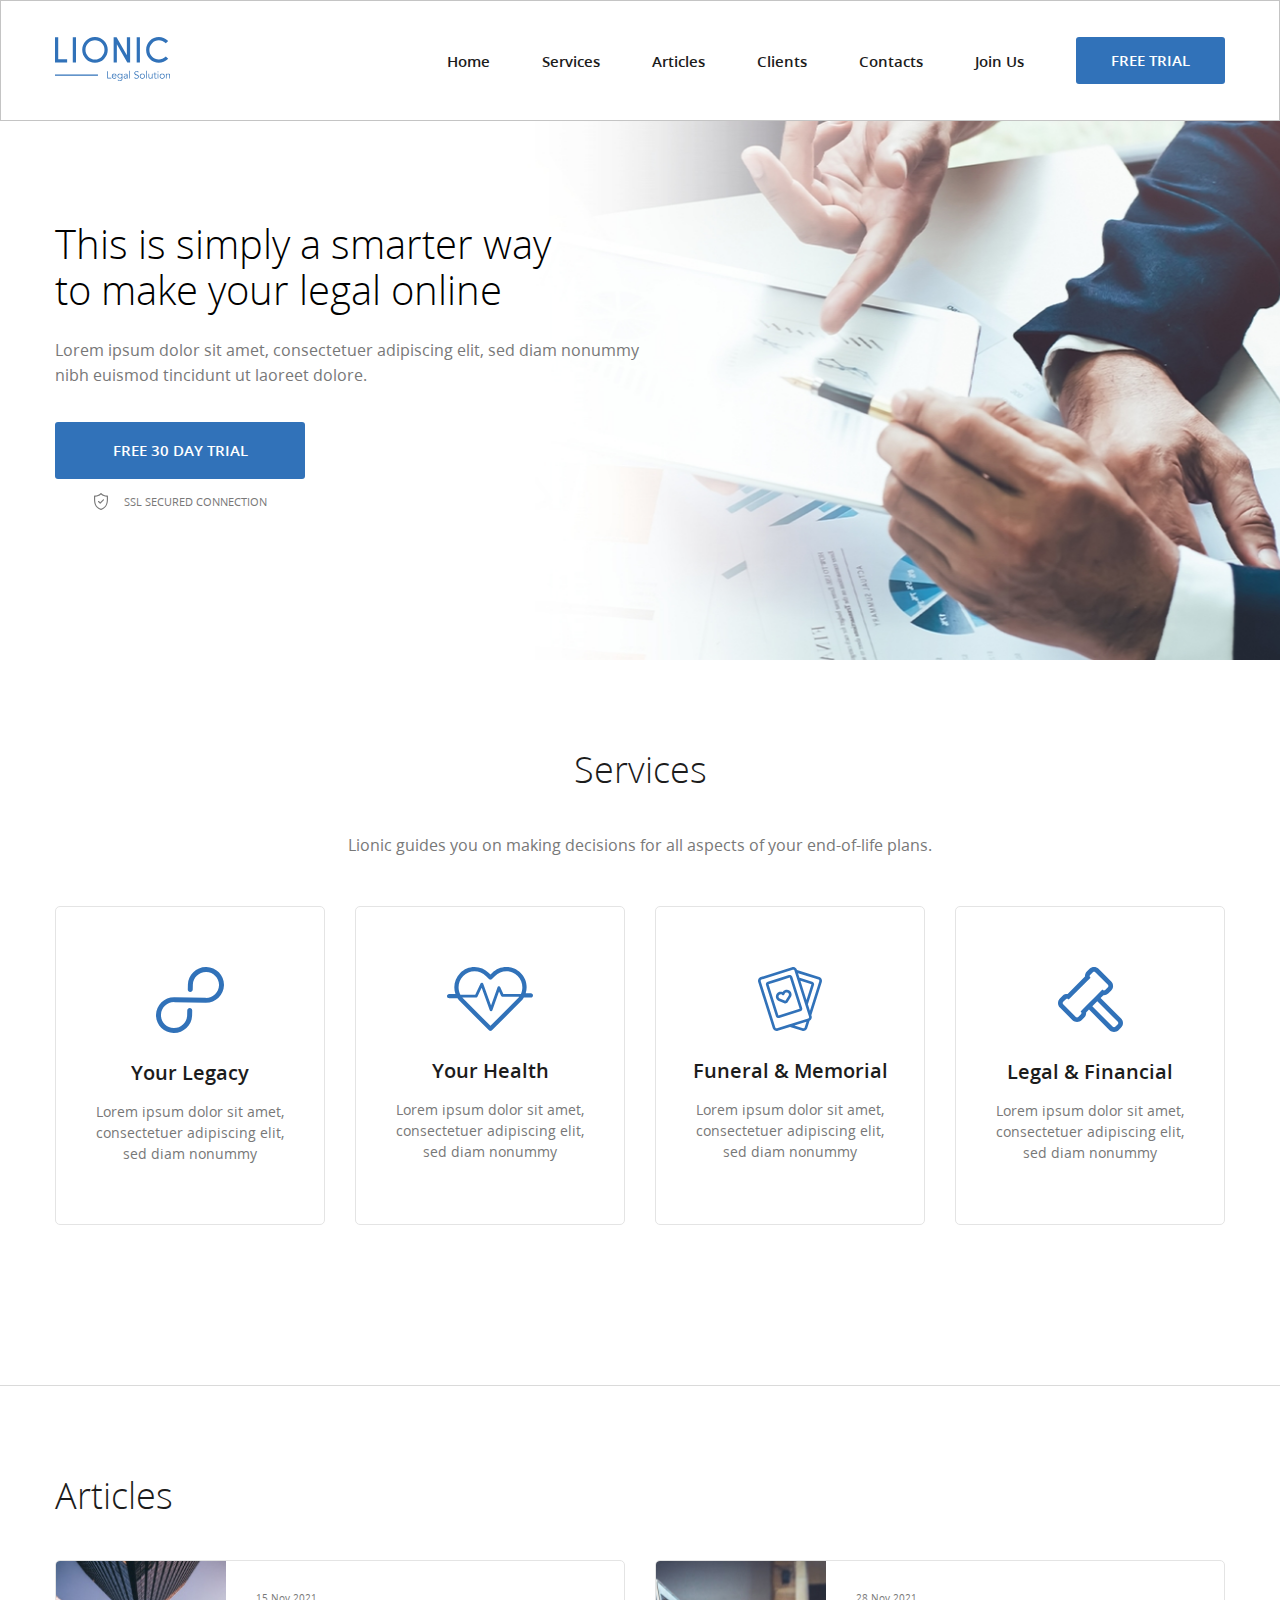
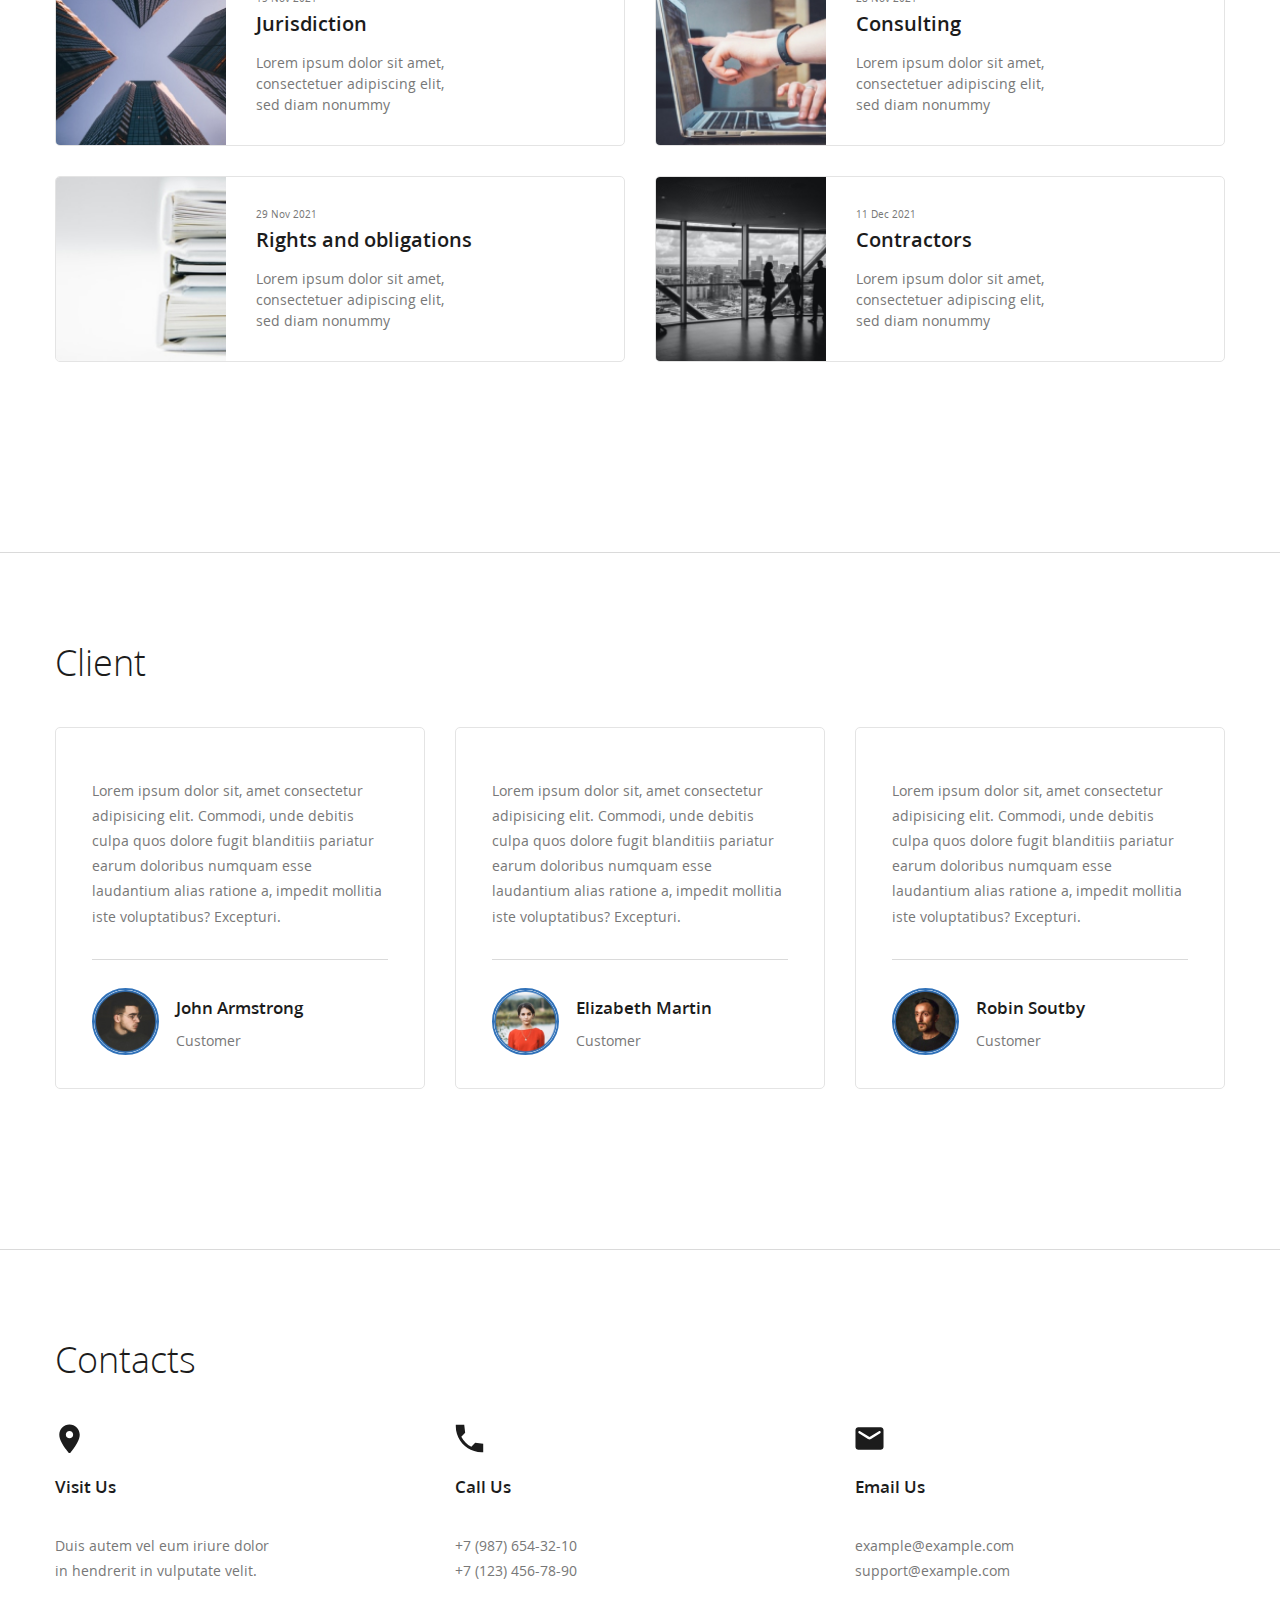
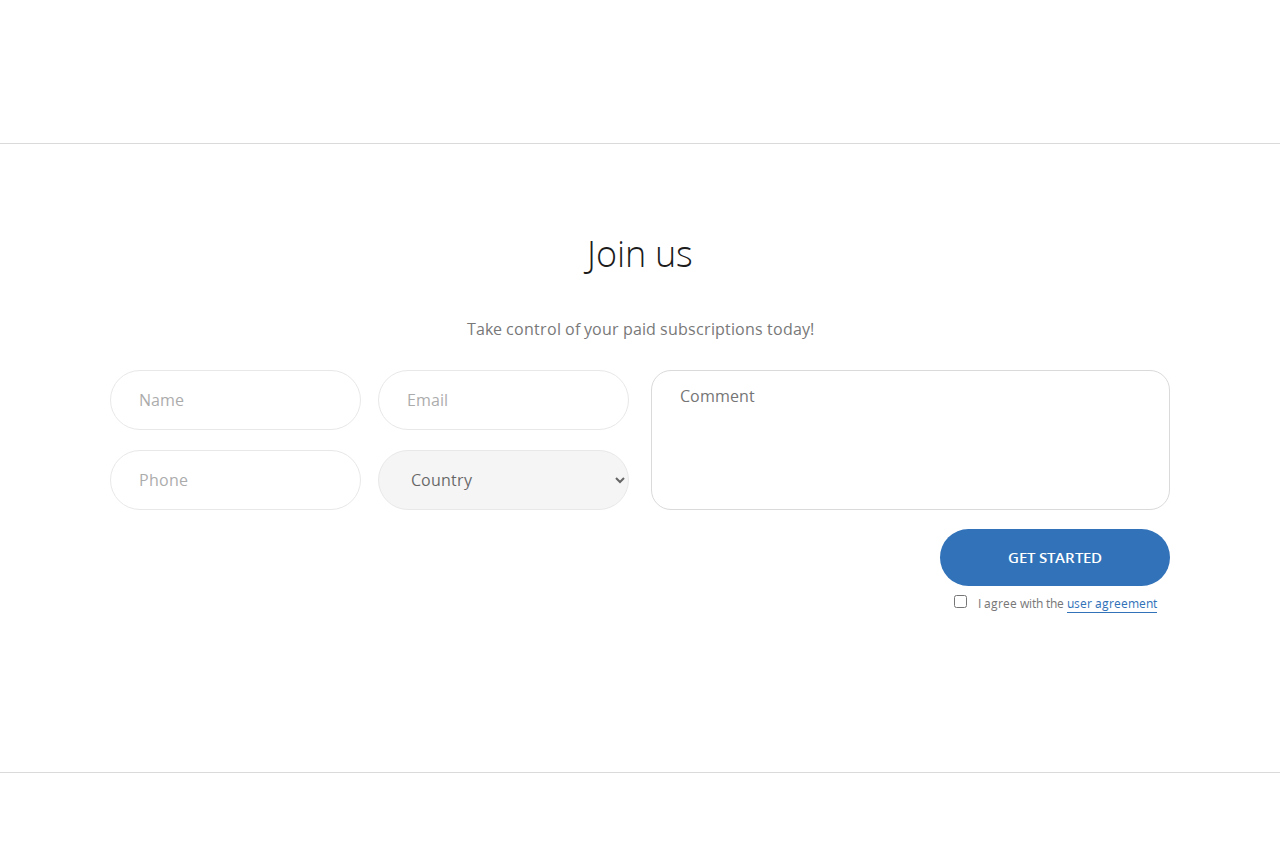
<file: Lionic/index.html>
<!DOCTYPE html>
<html lang="en">

<head>
    <meta charset="UTF-8">
    <meta name="viewport" content="width=device-width, initial-scale=1.0">
    <title>Lionic</title>
    <link rel="stylesheet" href="css/normalize.css">
    <link rel="stylesheet" href="css/style.css">
</head>

<body>
    <header class="header">
        <div class="container flex header-container">
            <a href="" class="header-logo">
                <img src="img/Vector.svg" class="header-logo" alt="Logo">
            </a>
            <nav class="header-nav">
                <ul class="list-reset header-list list-reset flex">
                    <li class="header-list-item">
                        <a href="#" class="header-link">
                            Home
                        </a>
                    </li>
                    <li class="header-list-item">
                        <a href="#services" class="header-link">
                            Services
                        </a>
                    </li>
                    <li class="header-list-item">
                        <a href="#articles" class="header-link">
                            Articles
                        </a>
                    </li>
                    <li class="header-list-item">
                        <a href="#clients" class="header-link">
                            Clients
                        </a>
                    </li>
                    <li class="header-list-item">
                        <a href="#contacts" class="header-link">
                            Contacts
                        </a>
                    </li>
                    <li class="header-list-item">
                        <a href="#join-us" class="header-link">
                            Join Us
                        </a>
                    </li>
                </ul>
            </nav>
            <button class="btn-reset btn header-btn">
                Free Trial
            </button>
        </div>
    </header>

    <main class="main">
        <section id="hero" class="hero">
            <div class="container">
                <div class="hero-content flex">
                    <h1 class="hero-title">
                        This is&nbsp;simply a&nbsp;smarter way to&nbsp;make your legal online
                    </h1>
                    <p class="hero-descr">
                        Lorem ipsum dolor sit amet, consectetuer adipiscing elit, sed diam nonummy nibh euismod
                        tincidunt ut&nbsp;laoreet dolore.
                    </p>
                    <div class="hero-wrapper">
                        <button class="btn-reset btn hero-btn">
                            FREE 30&nbsp;DAY TRIAL
                        </button>
                        <span class="hero-secure">
                            SSL secured connection
                        </span>
                    </div>
                </div>
            </div>
        </section>
        <section id="services" class="services section-offset">
            <div class="container">
                <h2 class="section-title services-title">
                    Services
                </h2>
                <p class="section-descr services-descr">
                    Lionic guides you on&nbsp;making decisions for all aspects of&nbsp;your end-of-life plans.
                </p>
                <ul class="list-reset services-items flex">
                    <li class="services-item flex">
                        <svg class="services-item-icon" width="68" height="66" viewBox="0 0 68 66" fill="none"
                            xmlns="http://www.w3.org/2000/svg">
                            <path
                                d="M50.393 0.00398661C40.438 -0.212013 32.146 7.63799 31.9 17.512L31.776 22.483C31.742 23.839 32.833 24.973 34.2 25.003C35.567 25.032 36.713 23.947 36.746 22.591L36.871 17.62C37.049 10.471 43.062 4.77799 50.271 4.93399C57.478 5.09099 63.201 11.038 63.023 18.187C62.844 25.335 56.831 31.029 49.623 30.872L18.5 30.197C8.54499 29.981 0.252987 37.831 0.00698678 47.705C-0.240013 57.579 7.65099 65.78 17.607 65.995C27.562 66.211 35.854 58.362 36.1 48.488L36.223 43.572C36.257 42.215 35.166 41.082 33.799 41.052C32.432 41.022 31.286 42.108 31.252 43.464L31.129 48.38C30.951 55.529 24.938 61.222 17.729 61.066C10.522 60.909 4.79899 54.962 4.97699 47.813C5.15599 40.664 11.169 34.971 18.377 35.127L49.5 35.802C59.456 36.018 67.747 28.169 67.994 18.295C68.24 8.41999 60.349 0.219987 50.394 0.00498661L50.393 0.00398661Z"
                                fill="#3172B9" />
                        </svg>

                        <h3 class="services-item-title">
                            Your Legacy
                        </h3>
                        <p class="services-item-descr">
                            Lorem ipsum dolor sit amet, consectetuer adipiscing elit, sed diam nonummy
                        </p>
                    </li>
                    <li class="services-item flex">
                        <svg class="services-item-icon" width="86" height="64" viewBox="0 0 86 64" fill="none"
                            xmlns="http://www.w3.org/2000/svg">
                            <path
                                d="M79.622 20.272C79.622 22.336 79.316 24.352 78.726 26.27H83.868C85.045 26.27 86 27.227 86 28.406C86 29.586 85.045 30.541 83.868 30.541H77.47C77.268 30.541 77.073 30.513 76.888 30.461C76.0053 31.9743 74.9311 33.3675 73.692 34.606L44.972 63.374C44.7741 63.5725 44.539 63.73 44.2802 63.8375C44.0213 63.9449 43.7438 64.0002 43.4635 64.0002C43.1832 64.0002 42.9057 63.9449 42.6468 63.8375C42.388 63.73 42.1529 63.5725 41.955 63.374L13.233 34.606C12.1963 33.5688 11.2752 32.422 10.486 31.186C10.315 31.23 10.136 31.254 9.95 31.254H2.132C1.85176 31.2537 1.57431 31.1983 1.31551 31.0908C1.0567 30.9833 0.821595 30.8259 0.623621 30.6276C0.425646 30.4292 0.268677 30.1938 0.161676 29.9348C0.0546755 29.6758 -0.000261829 29.3983 9.38171e-07 29.118C9.38171e-07 27.938 0.955001 26.982 2.132 26.982H8.447C5.965 19.861 7.56 11.618 13.233 5.93801C15.1066 4.05015 17.3363 2.55313 19.793 1.5338C22.2497 0.514473 24.8843 -0.00687342 27.544 1.15198e-05C32.95 1.15198e-05 38.034 2.10901 41.856 5.93801L43.463 7.54701L45.07 5.93701C46.9438 4.04921 49.1737 2.55231 51.6306 1.53315C54.0874 0.513987 56.7222 -0.0071368 59.382 1.15198e-05C62.0417 -0.00681806 64.6763 0.514553 67.133 1.53388C69.5896 2.55321 71.8194 4.0502 73.693 5.93801C75.5791 7.8172 77.0741 10.0515 78.0918 12.5117C79.1094 14.972 79.6295 17.6096 79.622 20.272ZM70.678 8.95701C69.1987 7.46697 67.4383 6.28548 65.4989 5.48108C63.5595 4.67667 61.4796 4.26536 59.38 4.27101C57.2807 4.26563 55.2012 4.67706 53.2622 5.48146C51.3231 6.28586 49.563 7.46721 48.084 8.95701L44.969 12.077C44.7713 12.2754 44.5364 12.4329 44.2777 12.5403C44.019 12.6478 43.7416 12.7031 43.4615 12.7031C43.1814 12.7031 42.904 12.6478 42.6453 12.5403C42.3866 12.4329 42.1517 12.2754 41.954 12.077L38.84 8.95701C37.3608 7.46718 35.6005 6.28582 33.6613 5.48142C31.7221 4.67703 29.6424 4.26561 27.543 4.27101C25.4437 4.26546 23.3642 4.67682 21.4251 5.48123C19.486 6.28564 17.7259 7.46708 16.247 8.95701C11.173 14.04 10.232 21.718 13.425 27.763H28.236L33.538 16.479C33.783 15.959 34.277 15.634 34.891 15.663C35.1717 15.6764 35.4421 15.7726 35.6681 15.9396C35.8942 16.1065 36.0657 16.3367 36.161 16.601L44.051 38.487L50.542 20.168C50.6364 19.9007 50.8086 19.6678 51.0365 19.4992C51.2643 19.3306 51.5374 19.2341 51.8206 19.2221C52.1038 19.21 52.3842 19.283 52.6255 19.4316C52.8669 19.5802 53.0583 19.7977 53.175 20.056L56.351 27.051H73.852C76.612 21.125 75.554 13.842 70.677 8.95701H70.678ZM16.248 31.586L43.463 58.844L70.678 31.586C71.2253 31.038 71.7323 30.4512 72.195 29.83H55.736C55.179 29.83 54.373 29.573 54.143 29.064L52.046 24.444L45.404 43.189C45.204 43.755 44.67 44.135 44.069 44.136H44.066C43.466 44.136 42.933 43.76 42.729 43.196L34.653 20.798L30.426 29.794C30.192 30.292 29.99 30.541 29.439 30.541H15.293C15.593 30.901 15.912 31.249 16.248 31.586Z"
                                fill="#3172B9" />
                        </svg>

                        <h3 class="services-item-title">
                            Your Health
                        </h3>
                        <p class="services-item-descr">
                            Lorem ipsum dolor sit amet, consectetuer adipiscing elit, sed diam nonummy
                        </p>
                    </li>
                    <li class="services-item flex">
                        <svg class="services-item-icon" width="64" height="64" viewBox="0 0 64 64" fill="none"
                            xmlns="http://www.w3.org/2000/svg">
                            <path
                                d="M63.8101 15.073L53.3321 48.146L53.5791 48.926C53.7393 49.4264 53.7986 49.9537 53.7536 50.4772C53.7086 51.0008 53.5603 51.5102 53.3171 51.976C52.9241 52.732 52.3171 53.329 51.5701 53.704L51.5611 53.737L49.1941 61.207C48.8722 62.2171 48.1632 63.0585 47.2223 63.5469C46.2815 64.0354 45.1853 64.131 44.1741 63.813L32.0001 59.957L19.8261 63.813C18.8148 64.131 17.7187 64.0354 16.7778 63.5469C15.8369 63.0585 15.1279 62.2171 14.8061 61.207L0.188058 15.074C0.0280711 14.5735 -0.0310613 14.0462 0.0140824 13.5227C0.0592262 12.9991 0.20775 12.4897 0.451058 12.024C0.69167 11.5566 1.02267 11.1416 1.42487 10.8031C1.82706 10.4646 2.29245 10.2093 2.79406 10.052L33.9431 0.187C34.9542 -0.131631 36.0504 -0.0363451 36.9915 0.451969C37.9325 0.940283 38.6415 1.78178 38.9631 2.792L39.0401 3.034C39.0491 3.036 39.0581 3.037 39.0661 3.04L61.2061 10.053C61.7073 10.2103 62.1723 10.4654 62.5743 10.8035C62.9763 11.1417 63.3073 11.5561 63.5481 12.023C64.0401 12.973 64.1331 14.055 63.8101 15.073ZM48.4441 54.75L36.4161 58.559L44.9781 61.271C45.3153 61.3777 45.6811 61.3463 45.9951 61.1835C46.3092 61.0208 46.5458 60.7401 46.6531 60.403L48.4441 54.75ZM51.0371 49.732L36.4211 3.598C36.3142 3.26106 36.078 2.98029 35.7644 2.81736C35.4507 2.65442 35.0852 2.62264 34.7481 2.729L3.60006 12.595C3.26006 12.702 2.98306 12.935 2.81906 13.252C2.73787 13.4073 2.68829 13.5771 2.67319 13.7517C2.65808 13.9263 2.67775 14.1021 2.73106 14.269L17.3471 60.402C17.5691 61.103 18.3201 61.492 19.0211 61.271L31.5611 57.299C31.5891 57.289 31.6171 57.279 31.6461 57.272L50.1691 51.405C50.5091 51.298 50.7861 51.065 50.9491 50.748C51.1141 50.432 51.1451 50.071 51.0371 49.731V49.732ZM48.4971 32.885L53.4461 17.265L42.4451 13.781L48.4971 32.885ZM61.1801 13.25C61.0998 13.0945 60.9896 12.9565 60.8557 12.8439C60.7218 12.7313 60.567 12.6464 60.4001 12.594L40.0231 6.14L41.4691 10.701C41.5571 10.711 41.6451 10.729 41.7321 10.757L54.2501 14.722C54.5841 14.8269 54.894 14.9969 55.1619 15.2223C55.4299 15.4477 55.6505 15.7239 55.8111 16.035C55.9734 16.3456 56.0726 16.6852 56.1028 17.0344C56.133 17.3835 56.0937 17.7352 55.9871 18.069L49.8951 37.297L51.9331 43.731L61.2681 14.267C61.3751 13.927 61.3441 13.567 61.1801 13.25ZM30.9401 23.336C31.5152 23.6323 32.0259 24.0398 32.4425 24.5349C32.8591 25.0299 33.1733 25.6027 33.3671 26.22C33.5725 26.8654 33.633 27.5483 33.5443 28.2198C33.4557 28.8913 33.22 29.535 32.8541 30.105L29.6411 35.126C29.3916 35.5142 29.0489 35.8336 28.6441 36.0552C28.2393 36.2767 27.7855 36.3932 27.3241 36.394C26.9701 36.394 26.6161 36.326 26.2841 36.19L20.7651 33.936C20.1378 33.6806 19.5745 33.29 19.1154 32.792C18.6563 32.2941 18.3127 31.701 18.1091 31.055C17.9119 30.4388 17.8389 29.7897 17.8943 29.1451C17.9498 28.5006 18.1326 27.8734 18.4321 27.3C18.7284 26.7249 19.1359 26.2142 19.631 25.7976C20.126 25.3811 20.6988 25.0668 21.3161 24.873C22.3839 24.5378 23.5338 24.5745 24.5781 24.977C25.1998 24.0462 26.1189 23.3539 27.1851 23.013C27.8013 22.8161 28.4504 22.7433 29.0949 22.7987C29.7394 22.8541 30.3665 23.0368 30.9401 23.336ZM30.8251 27.025C30.7361 26.742 30.5919 26.4795 30.4009 26.2526C30.2098 26.0257 29.9757 25.8389 29.7121 25.703C29.4491 25.5656 29.1615 25.4818 28.8659 25.4564C28.5703 25.431 28.2726 25.4645 27.9901 25.555C27.6178 25.6716 27.2823 25.8833 27.0168 26.1692C26.7513 26.455 26.565 26.8051 26.4761 27.185C26.4221 27.4083 26.3114 27.6139 26.1547 27.7819C25.998 27.9499 25.8006 28.0747 25.5816 28.1441C25.3626 28.2135 25.1294 28.2251 24.9045 28.178C24.6797 28.1309 24.4708 28.0265 24.2981 27.875C24.0064 27.6158 23.6523 27.4371 23.2705 27.3565C22.8888 27.2758 22.4926 27.296 22.1211 27.415C21.838 27.5042 21.5755 27.6487 21.3488 27.8401C21.122 28.0315 20.9355 28.266 20.8001 28.53C20.6627 28.793 20.5789 29.0806 20.5535 29.3762C20.5281 29.6718 20.5616 29.9694 20.6521 30.252C20.8271 30.805 21.2371 31.249 21.7751 31.469L27.2931 33.723C27.3114 33.731 27.3322 33.7317 27.3511 33.725C27.3696 33.7194 27.3856 33.7074 27.3961 33.691L30.6091 28.669C30.9231 28.179 31.0021 27.581 30.8261 27.027L30.8251 27.025ZM44.1721 40.932C44.2788 41.2656 44.3183 41.6171 44.2882 41.966C44.2582 42.315 44.1592 42.6545 43.9971 42.965C43.8365 43.2764 43.6158 43.5529 43.3477 43.7785C43.0796 44.004 42.7694 44.1742 42.4351 44.279L21.2401 50.994C20.5659 51.2062 19.835 51.1426 19.2077 50.817C18.5803 50.4914 18.1076 49.9305 17.8931 49.257L8.01306 18.07C7.90624 17.7362 7.8667 17.3846 7.89674 17.0355C7.92678 16.6863 8.0258 16.3466 8.18806 16.036C8.34862 15.7249 8.56923 15.4487 8.83717 15.2233C9.1051 14.9979 9.41503 14.8279 9.74906 14.723L30.9451 8.009C31.6194 7.79619 32.3506 7.85955 32.9782 8.18519C33.6059 8.51083 34.0788 9.07215 34.2931 9.746L44.1721 40.932ZM41.6301 41.737L31.7501 10.551L21.9781 13.645L10.5531 17.264L20.4331 48.45L41.6301 41.737Z"
                                fill="#3172B9" />
                        </svg>

                        <h3 class="services-item-title">
                            Funeral &amp;&nbsp;Memorial
                        </h3>
                        <p class="services-item-descr">
                            Lorem ipsum dolor sit amet, consectetuer adipiscing elit, sed diam nonummy
                        </p>
                    </li>
                    <li class="services-item flex">
                        <svg class="services-item-icon" width="65" height="65" viewBox="0 0 65 65" fill="none"
                            xmlns="http://www.w3.org/2000/svg">
                            <path
                                d="M63.131 51.506C64.3269 52.7045 64.9985 54.3285 64.9985 56.0215C64.9985 57.7146 64.3269 59.3385 63.131 60.537L60.54 63.13C59.9482 63.7249 59.2442 64.1965 58.4689 64.5175C57.6935 64.8385 56.8622 65.0025 56.023 65C55.184 65.0024 54.3529 64.8384 53.5777 64.5174C52.8025 64.1964 52.0987 63.7249 51.507 63.13L30.988 42.613L28.126 45.475C28.2028 46.397 28.077 47.3246 27.7574 48.1928C27.4378 49.061 26.9322 49.8488 26.276 50.501L23.55 53.227C22.9583 53.8218 22.2545 54.2934 21.4793 54.6143C20.7042 54.9353 19.873 55.0994 19.034 55.097C18.1952 55.0993 17.3642 54.9352 16.5892 54.6142C15.8142 54.2932 15.1106 53.8217 14.519 53.227L1.86503 40.575C0.66925 39.3767 -0.00231934 37.7529 -0.00231934 36.06C-0.00231934 34.3671 0.66925 32.7434 1.86503 31.545L4.59103 28.819C5.24326 28.1629 6.03107 27.6573 6.89928 27.3377C7.76748 27.0182 8.69507 26.8923 9.61703 26.969L26.97 9.61902C26.8953 8.69769 27.0219 7.77112 27.341 6.90358C27.6601 6.03605 28.1641 5.24832 28.818 4.59502L31.543 1.87002C32.1347 1.27539 32.8383 0.803958 33.6133 0.48298C34.3883 0.162003 35.2192 -0.00214761 36.058 2.1214e-05C37.764 2.1214e-05 39.368 0.664021 40.574 1.87002L53.227 14.522C54.4226 15.7205 55.094 17.3442 55.094 19.037C55.094 20.7298 54.4226 22.3536 53.227 23.552L50.502 26.278C49.8497 26.9342 49.0617 27.4398 48.1933 27.7594C47.3249 28.079 46.3972 28.2048 45.475 28.128L42.613 30.99L63.131 51.506ZM31.164 35.784L35.783 31.165L39.243 27.705L44.398 22.551L44.798 22.951C45.126 23.279 45.556 23.443 45.986 23.443C46.416 23.443 46.846 23.279 47.175 22.951L49.9 20.226C50.0561 20.07 50.1798 19.8848 50.2643 19.681C50.3487 19.4771 50.3922 19.2587 50.3922 19.038C50.3922 18.8174 50.3487 18.5989 50.2643 18.3951C50.1798 18.1912 50.0561 18.006 49.9 17.85L37.246 5.19702C37.0901 5.04084 36.905 4.91699 36.7011 4.83256C36.4972 4.74813 36.2787 4.70479 36.058 4.70502C35.628 4.70502 35.198 4.86902 34.87 5.19702L32.144 7.92202C31.9879 8.07804 31.864 8.26332 31.7794 8.46725C31.6949 8.67118 31.6514 8.88977 31.6514 9.11052C31.6514 9.33128 31.6949 9.54987 31.7794 9.7538C31.864 9.95773 31.9879 10.143 32.144 10.299L32.544 10.699L10.694 32.546L10.294 32.146C10.1381 31.9898 9.95296 31.866 9.74909 31.7816C9.54523 31.6971 9.32669 31.6538 9.10603 31.654C8.67603 31.654 8.24603 31.818 7.91803 32.146L5.19303 34.87C5.03701 35.026 4.91325 35.2112 4.82881 35.4151C4.74437 35.6189 4.70091 35.8374 4.70091 36.058C4.70091 36.2787 4.74437 36.4971 4.82881 36.701C4.91325 36.9048 5.03701 37.09 5.19303 37.246L17.846 49.9C18.174 50.228 18.604 50.392 19.034 50.392C19.464 50.392 19.894 50.228 20.223 49.9L22.948 47.175C23.1042 47.019 23.2281 46.8337 23.3126 46.6298C23.3971 46.4259 23.4407 46.2073 23.4407 45.9865C23.4407 45.7658 23.3971 45.5472 23.3126 45.3433C23.2281 45.1393 23.1042 44.954 22.948 44.798L22.548 44.398L27.703 39.244L31.164 35.784ZM59.804 54.834L39.285 34.317L34.315 39.287L54.835 59.803C55.162 60.131 55.593 60.295 56.023 60.295C56.453 60.295 56.883 60.131 57.211 59.803L59.804 57.21C59.9601 57.054 60.0838 56.8688 60.1683 56.665C60.2527 56.4611 60.2962 56.2427 60.2962 56.022C60.2962 55.8014 60.2527 55.5829 60.1683 55.3791C60.0838 55.1752 59.9601 54.99 59.804 54.834Z"
                                fill="#3172B9" />
                        </svg>

                        <h3 class="services-item-title">
                            Legal &amp;&nbsp;Financial
                        </h3>
                        <p class="services-item-descr">
                            Lorem ipsum dolor sit amet, consectetuer adipiscing elit, sed diam nonummy
                        </p>
                    </li>
                </ul>
            </div>
        </section>
        <section id="articles" class="articles section-offset">
            <div class="container">
                <h2 class="section-title articles-title">
                    Articles
                </h2>
                <ul class="list-reset articles-list flex">
                    <li class="articles-item">
                        <article class="blog-preview flex">
                            <img src="img/blog-1.jpg" alt="Blog photo 1" class="blog-preview-image">
                            <div class="blog-preview-text">
                                <time class="blog-preview-time" datetime="2021-09-05 18:03">
                                    15 Nov 2021
                                </time>
                                <h3 class="blog-preview-title">
                                    Jurisdiction
                                </h3>
                                <p class="blog-preview-descr">
                                    Lorem ipsum dolor sit amet, consectetuer adipiscing elit, sed diam nonummy
                                </p>
                            </div>
                        </article>
                    </li>
                    <li class="articles-item">
                        <article class="blog-preview flex">
                            <img src="img/blog-3.jpg" alt="Blog photo 3" class="blog-preview-image">
                            <div class="blog-preview-text">
                                <time class="blog-preview-time" datetime="">
                                    28 Nov 2021
                                </time>
                                <h3 class="blog-preview-title">
                                    Consulting
                                </h3>
                                <p class="blog-preview-descr">
                                    Lorem ipsum dolor sit amet, consectetuer adipiscing elit, sed diam nonummy
                                </p>
                            </div>
                        </article>
                    </li>
                    <li class="articles-item">
                        <article class="blog-preview flex">
                            <img src="img/blog-2.jpg" alt="Blog photo 2" class="blog-preview-image">
                            <div class="blog-preview-text">
                                <time class="blog-preview-time" datetime="2021-09-05 18:03">
                                    29 Nov 2021
                                </time>
                                <h3 class="blog-preview-title">
                                    Rights and obligations
                                </h3>
                                <p class="blog-preview-descr">
                                    Lorem ipsum dolor sit amet, consectetuer adipiscing elit, sed diam nonummy
                                </p>
                            </div>
                        </article>
                    </li>
                    <li class="articles-item">
                        <article class="blog-preview flex">
                            <img src="img/blog-4.jpg" alt="Blog photo 4" class="blog-preview-image">
                            <div class="blog-preview-text">
                                <time class="blog-preview-time" datetime="">
                                    11 Dec 2021
                                </time>
                                <h3 class="blog-preview-title">
                                    Contractors
                                </h3>
                                <p class="blog-preview-descr">
                                    Lorem ipsum dolor sit amet, consectetuer adipiscing elit, sed diam nonummy
                                </p>
                            </div>
                        </article>
                    </li>
                </ul>
            </div>
        </section>
        <section id="clients" class="clients section-offset">
            <div class="container">
                <h2 class="section-title clients-title">
                    Client
                </h2>
                <ul class="list-reset clients-list flex">
                    <li class="clients-item flex">
                        <p class="clients-item-descr">
                            Lorem ipsum dolor sit, amet consectetur adipisicing elit. Commodi, unde debitis culpa quos
                            dolore fugit blanditiis pariatur earum doloribus numquam esse laudantium alias ratione a,
                            impedit mollitia iste voluptatibus? Excepturi.
                        </p>
                        <div class="clients-user flex">
                            <div class="clients-avatar">
                                <img src="img/clients1.jpg" alt="John Armstrong">
                            </div>
                            <div class="clients-text">
                                <div class="clients-name">John Armstrong</div>
                                <span class="clients-post">Customer</span>
                            </div>
                        </div>
                    </li>
                    <li class="clients-item flex">
                        <p class="clients-item-descr">
                            Lorem ipsum dolor sit, amet consectetur adipisicing elit. Commodi, unde debitis culpa quos
                            dolore fugit blanditiis pariatur earum doloribus numquam esse laudantium alias ratione a,
                            impedit mollitia iste voluptatibus? Excepturi.
                        </p>
                        <div class="clients-user flex">
                            <div class="clients-avatar">
                                <img src="img/clients2.jpg" alt="Elizabeth Martin">
                            </div>
                            <div class="clients-text">
                                <div class="clients-name">Elizabeth Martin</div>
                                <span class="clients-post">Customer</span>
                            </div>
                        </div>
                    </li>
                    <li class="clients-item flex">
                        <p class="clients-item-descr">
                            Lorem ipsum dolor sit, amet consectetur adipisicing elit. Commodi, unde debitis culpa quos
                            dolore fugit blanditiis pariatur earum doloribus numquam esse laudantium alias ratione a,
                            impedit mollitia iste voluptatibus? Excepturi.
                        </p>
                        <div class="clients-user flex">
                            <div class="clients-avatar">
                                <img src="img/clients3.jpg" alt="Robin Soutby">
                            </div>
                            <div class="clients-text">
                                <div class="clients-name">Robin Soutby</div>
                                <span class="clients-post">Customer</span>
                            </div>
                        </div>
                    </li>
                </ul>
            </div>
        </section>
        <section id="contacts" class="contacts section-offset">
            <div class="container">
                <h2 class="section-title contacts-title">
                    Contacts
                </h2>
                <address class="contacts-address">
                    <ul class="list-reset contacts-list flex">
                        <li class="contacts-item flex contacts-item-address">
                            <strong class="contacts-item-caption">
                                Visit Us
                            </strong>
                            <p class="contacts-item-text">Duis autem vel eum iriure dolor in&nbsp;hendrerit
                                in&nbsp;vulputate velit.
                            </p>
                        </li>
                        <li class="contacts-item flex contacts-item-phone">
                            <strong class="contacts-item-caption">
                                Call Us
                            </strong>
                            <a href="tel:+79876543210" class="contacts-item-links">+7 (987) 654-32-10</a>
                            <a href="tel:+71234567890" class="contacts-item-links">+7 (123) 456-78-90</a>
                        </li>
                        <li class="contacts-item flex contacts-item-mail">
                            <strong class="contacts-item-caption">
                                Email Us
                            </strong>
                            <a href="mailto:example@example.com" class="contacts-item-links">example@example.com</a>
                            <a href="mailto:support@example.com" class="contacts-item-links">support@example.com</a>
                        </li>
                    </ul>
                </address>
            </div>
        </section>
        <section id="join-us" class="join-us section-offset">
            <div class="container">
                <h2 class="section-title join-us-title">Join us</h2>
                <p class="section-descr join-us-descr">Take control of your paid subscriptions today!</p>
                <form action="https://jsonplaceholder.typicode.com/posts" method="POST" class="form">
                    <div class="form-top">
                        <div class="form-left">
                            <input class="form-input" type="text" name="name" placeholder="Name" required>
                            <input class="form-input" type="E-mail" placeholder="Email" name="email" required>
                            <input class="form-input" type="tel" name="phone" placeholder="Phone" required>
                            <select class="form-select" name="country">
                                <option value="Country" disabled selected>Country</option>
                                <option value="United Kingdom">United Kingdom</option>
                                <option value="United States">United States</option>
                                <option value="France">France</option>
                                <option value="Germany">Germany</option>
                                <option value="Spain">Spain</option>
                                <option value="Estonia">Estonia</option>
                            </select>
                        </div>
                        <div class="form-right">
                            <textarea class="form-textarea" name="comment" placeholder="Comment"></textarea>
                        </div>
                    </div>
                    <div class="form-bottom">
                        <div class="form-wrapper">
                            <button class="btn btn-reset form-btn">Get Started</button>
                            <label class="form-check">
                                <input type="checkbox" required>
                                I agree with the <a href="#">user agreement</a>
                            </label>
                        </div>
                    </div>
                </form>
            </div>
        </section>
    </main>

    <footer class="footer">

    </footer>
</body>

</html>
</file>
<file: Lagoona/css/style.css>
html {
  box-sizing: border-box;
}

*,
*::before,
*::after {
  box-sizing: inherit;
}

h1,h2,h3,h4,h5,h6 {
  margin: 0;
}

p {
  margin: 0;
}

a {
  color: inherit;
  text-decoration: none;
}

img {
  max-width: 100%;
}

@font-face {
  font-family: 'Muller';
  src: local('MullerRegular'), 
  url(../fonts/MullerRegular.woff2) format("woff2"),
  url(../fonts/MullerRegular.woff) format("woff");
  font-weight: 400;
  font-style: normal;
  font-display: swap;
}

@font-face {
  font-family: 'Muller';
  src: local('MullerLight'), 
  url(../fonts/MullerLight.woff2) format("woff2"),
  url(../fonts/MullerLight.woff) format("woff");
  font-weight: 300;
  font-style: normal;
  font-display: swap;
}

@font-face {
  font-family: 'Muller';
  src: local('MullerMedium'), 
  url(../fonts/MullerMedium.woff2) format("woff2"),
  url(../fonts/MullerMedium.woff) format("woff");
  font-weight: 500;
  font-style: normal;
  font-display: swap;
}

@font-face {
  font-family: 'Muller';
  src: local('MullerBold'), 
  url(../fonts/MullerBold.woff2) format("woff2"),
  url(../fonts/MullerBold.woff) format("woff");
  font-weight: 700;
  font-style: normal;
  font-display: swap;
}

body {
  font-family: 'Muller', sans-serif;
  font-weight: 400;
  background: #F1F1F1;
}

/* glob */

:root {
  --default-orange: #CC9933;
  --dark-orange: #A47312;
}

.list-reset {
  margin: 0;
  padding: 0;
  list-style: none;
}

.btn {
  padding: 13px 20px;
  border: 1px solid var(--default-orange);
  border-radius: 10px;
  background-color: white;
  color: var(--default-orange);
  cursor: pointer;
}

.header-btn:not(:last-child) {
  margin-right: 40px;
}

.header-btn {
  transition-property: color;
  transition-duration: .3s;
  transition-timing-function: ease;
  transition-property: background-color;
  transition-duration: .3s;
  transition-timing-function: ease;
}

.header-btn:hover {
  color: white;
  background-color: var(--default-orange);
}

.header-btn:focus {
  color: white;
  background-color: var(--default-orange);
  outline: var(--default-orange);
}

.header-btn:active {
  transform: translateY(1px);
  background-color: var(--dark-orange);
  color: white;
}

.btn-reset {
  padding: 0;
  border: none;
  background-color: transparent;
  cursor: pointer;
}

.flex {
  display: flex;
}

.container {
  width: 1200px;
  padding: 0 15px;
  margin: 0 auto;
}

.header {
  padding-top: 30px;
  align-items: center;
  justify-content: space-between;
}

.header-left-and-right {
  margin-bottom: 30px;
  align-items: center;
  justify-content: space-between;
}

.header-left, 
.header-right {
  align-items: center;
}

.header-tel {
  margin-left: 40px;
  font-weight: 500;
  font-size: 20px;
  line-height: 20px;
  color: #666666;
  transition: color .3s ease;
}

.header-tel:focus {
  outline: 1px solid var(--default-orange);
  color: var(--default-orange);
}

.header-tel:hover {
  color: var(--default-orange);
}

.header-tel:active {
  color: var(--dark-orange);
}

.header-cab {
  font-size: 16px;
  line-height: 16px;
  color: var(--default-orange);
  background-image: url(../img/cab-arrow.svg);
  background-position: left center;
  background-repeat: no-repeat;
  padding-left: 29px;
  transition: all 0.3s ease;
}

.header-cab:hover {
  color: #E9C479;
  background-image: url(../img/cab-arrow-hover.svg);
  background-position: left center;
  background-repeat: no-repeat;
  padding-left: 29px;
}

.header-cab:active {
  color: var(--dark-orange);
  background-image: url(../img/cab-arrow-active.svg);
  background-position: left center;
  background-repeat: no-repeat;
  padding-left: 29px;
}

.header-cab:focus {
  outline: 1px solid var(--default-orange);
}

.header-nav {
  margin-bottom: 70px;
}

.nav-left-and-right {
  align-items: center;
  justify-content: space-between;
  padding-top: 12px;
  padding-bottom: 12px;
  padding-left: 45px;
  padding-right: 65px;
  background-color: #FFFFFF;
  border-radius: 15px;
}

.header-border {
  width: 1px;
  height: 50px;
  background-color: #E1E1E1;;
}

.header-item:not(:last-child) {
  margin-right: 45px;
}

.header-link {
  font-size: 16px;
  line-height: 16px;
  color: #666666;
  transition: color 0.3s ease;
}

.header-link:hover {
  color: var(--default-orange);
}

.header-link:active {
  color: var(--dark-orange);
} 

.header-link:focus {
  color: var(--default-orange);
  outline: 1px solid var(--default-orange);
}

.section-title {
  margin-bottom: 20px;
  margin-left: 40px;
  font-weight: normal;
  font-size: 40px;
  line-height: 40px;
  color: #333333;
}

.special {
  margin-bottom: 70px;
}

.special-list {
  flex-direction: column;
}

.special-item:first-child {
  margin-bottom: 23px;
  width: 573px;
  height: 258px;
  background-image: url(../img/special1.jpg);
  background-repeat: no-repeat;
  background-size: cover;
  background-position: center;
  border-radius: 15px;
}

.special-item1 {
  width: 573px;
  height: 258px;
  background-image: url(../img/special2.jpg);
  background-repeat: no-repeat;
  background-size: cover;
  background-position: center;
  border-radius: 15px;
}

.special-item:last-child {
  width: 573px;
  height: 540px;
  background-image: url(../img/special3.jpg);
  background-repeat: no-repeat;
  background-size: cover;
  background-position: center;
  border-radius: 15px;
}

.special-item:not(:nth-child(3n)) {
  margin-right: 23px;
}

.special-item-text {
  padding-left: 40px;
  padding-top: 40px;
  padding-right: 234px;
  padding-bottom: 40px;
}

.special-item-text1 {
  padding: 211px 234px 41px 40px;
}

.special-item-text-title {
  margin-bottom: 15px;
  max-width: 299px;
  font-weight: bold;
  font-size: 40px;
  line-height: 40px;
  color: #FFFFFF;
}

.special-item-text-title1 {
  margin-bottom: 15px;
  max-width: 299px;
  font-weight: bold;
  font-size: 60px;
  line-height: 60px;
  color: #FFFFFF;
}

.special-item-text-price {
  margin-bottom: 47px;
  font-size: 20px;
  line-height: 20px;
  color: #FFFFFF;
  opacity: 0.8;
}

.special-item-text-price1 {
  margin-bottom: 47px;
  font-size: 30px;
  line-height: 30px;
  color: #FFFFFF;
  opacity: 0.8;
}

.special-details {
  font-size: 16px;
  line-height: 16px;
  color: #FFCC66;
  background-image: url(../img/special-arrow.svg);
  background-repeat: no-repeat;
  background-position: right center;
  padding-right: 18px;
  transition: color .3s ease;
}

.special-details:active {
  color: #FFFFFF;
}

.about-title {
  margin-bottom: 10px;
}

.about-text {
  margin-bottom: 70px;
  max-width: 888px;
  font-size: 16px;
  line-height: 200%;
  color: #000000;
}

.services-title {
  margin-bottom: 20px;
}

.services-list {
  flex-wrap: wrap;
}

.services-item {
  width: 573px;
}

.services-item:first-child {
  margin-bottom: 23px;
}

.services-item:not(:nth-child(2n)){
  margin-right: 23px;
}

.services-img {
  display: block;
  border-radius: 15px 15px 0px 0px;
}

.services-text {
  padding-left: 45px;
  padding-bottom: 50px;
  padding-right: 126px;
  padding-top: 26px;
  background: #FFFFFF;
  border-radius: 0px 0px 15px 15px;
}

.services-text-title-link {
  font-weight: 500;
  font-size: 20px;
  line-height: 200%;
  color: var(--default-orange);
  transition: all .3s ease;
}

.services-text-title-link:hover {
  color: #E9C479;
  transition: all .3s ease;
}

.services-text-title-link:active {
  color: var(--dark-orange);
  transition: all .3s ease;
}

.services-text-title-link::after {
  content: url('../img/services-arrow.svg');
  position: relative;
  top: 4px;
  left: 8px;
}

.services-text-title-link:hover:after {
  content: url('../img/services-arrow-hover.svg');
  position: relative;
  top: 4px;
  left: 8px;
}

.services-text-title-link:active:after {
  content: url('../img/services-arrow.svg');
  position: relative;
  top: 4px;
  left: 8px;
}

.services-text-descr {
  font-size: 16px;
  line-height: 200%;
  color: #000000;
}

.services {
  margin-bottom: 70px;
}

.advantages-title {
  margin-bottom: 30px;
}

.advantages-list {
  flex-wrap: wrap;
}

.advantages-item {
  padding: 40px 42px 41px 45px;
  margin-bottom: 23px;
  max-width: 275px;
  background-color: #FFFFFF;
  border-radius: 15px;
}

.advantages-item:not(:nth-child(4n)){
  margin-right: 23px;
}

.advantages-item:last-child {
  margin-right: 0;
}

.advantages-item-icon {
  display: block;
  margin-bottom: 10px;
}

.advantages-item-text {
  max-width: 188px;
  max-height: 118px;
  font-size: 16px;
  line-height: 200%;
  color: #000000;
}

.advantages {
  margin-bottom: 47px;
}

.placement {
  margin-bottom: 70px;
}

.placement-title {
  margin-bottom: 30px;
}

.placement-list {
  flex-wrap: wrap;
}

.placement-item {
  width: 374px;
  margin-bottom: 23px;
}

.placement-item:not(:nth-child(3n)) {
  margin-right: 23px;
}

.placement-img {
  display: block;
  border-radius: 15px 15px 0px 0px;
}

.placement-text {
  padding: 36px 46px 41px 45px;
  background-color: #FFFFFF;
  border-radius: 0px 0px 15px 15px;
}

.placement-price-rate {
  display: flex;
  margin-bottom: 16px;
}

.placement-price {
  margin-right: 44px;
  font-size: 16px;
  line-height: 16px;
  color: #999999;
}

.placement-price span {
  font-weight: bold;
  font-size: 20px;
  color: #000000;
}

.placement-rate:not(:last-child) {
  margin-right: 5px;
}

.placement-text-title {
  margin-bottom: 16px;
  font-weight: normal;
  font-size: 16px;
  line-height: 16px;
  color: #000000;
}

.placement-text-place {
  margin-bottom: 20px;
  font-size: 16px;
  line-height: 16px;
  color: #999999;
}

.placement-btn {
  font-size: 16px;
  line-height: 16px;
  color: var(--default-orange);
  transition-property: color;
  transition-duration: .3s;
  transition-timing-function: ease;
  transition-property: background-color;
  transition-duration: .3s;
  transition-timing-function: ease;
}

.placement-btn:hover {
  color: white;
  background-color: var(--default-orange);
}

.placement-btn:focus {
  color: white;
  background-color: var(--default-orange);
  outline: var(--default-orange);
}

.placement-btn:active {
  transform: translateY(1px);
  background-color: var(--dark-orange);
  color: white;
}

.placement-item-more-link {
  display: block;
  position: relative;
  padding: 373px 54px 27px 54px;
  width: 373px;
  max-height: 440px;
  border-radius: 15px;
  text-align: center;
  overflow: hidden;
}

.placement-item-more-title {
  padding-right: 15px;
  font-weight: 500;
  font-size: 20px;
  line-height: 200%;
  color: #FFFFFF; 
  background-image: url(../img/more-arrow.svg);
  background-repeat: no-repeat;
  background-position: right center;
}

.placement-item-more-link::after {
  content: url('../img/placement-more.jpg');
  display: block;
  position: absolute;
  top: 0;
  left: 0;
  right: 0;
  bottom: 0;
  z-index: -1;
}

.tour {
  margin-bottom: 70px;
}

.tour-wrapper {
  padding: 38px 45px 71px 40px;
  background: #E9E9E9;
  border-radius: 15px;
}

.tour-title {
  margin-bottom: 19px;
  font-weight: normal;
  font-size: 40px;
  line-height: 40px;
  color: #333333;
}

.tour-form {
  display: flex;
  padding: 31px 28px 30px 28px;
  background-color: white;
  border-radius: 15px;
}

.form-select-and-name {
  margin-right: 20px;
}

.form-item-name {
  margin-bottom: 15px;
  font-size: 12px;
  line-height: 12px;
  color: #000000;
}

.tour-form-select-city {
  width: 169px;
  border: 0;
  font-size: 16px;
  line-height: 16px;
  color: #000000;
}

.tour-form-select-country{
  width: 169px;
  border: 0;
  font-size: 16px;
  line-height: 16px;
  color: #000000;
}

.form-space {
  margin-right: 20px;
  width: 1px;
  height: 50px;
  background-color: #E1E1E1;
}

.input-date {
  width: 142px;
  border: 0;
}

.input-nights {
  width: 121px;
  border: 0;
}

input[type=number]::-webkit-inner-spin-button, 
input[type=number]::-webkit-outer-spin-button {  

  opacity: 1;

}

.input-tourists {
  width: 121px;
  border: 0;
}

.form-btn {
  margin-left: 18px;
  padding: 13px 30px;
  width: 108px;
  height: 42px;
  font-size: 16px;
  line-height: 16px;
  border: 1px solid var(--default-orange);
  border-radius: 10px;
  color: var(--default-orange);
  transition-property: color;
  transition-duration: .3s;
  transition-timing-function: ease;
  transition-property: background-color;
  transition-duration: .3s;
  transition-timing-function: ease;
}

.form-btn:hover {
  color: white;
  background-color: var(--default-orange);
}

.form-btn:focus {
  color: white;
  background-color: var(--default-orange);
  outline: var(--default-orange);
}

.form-btn:active {
  transform: translateY(1px);
  background-color: var(--dark-orange);
  color: white;
}

.form-border-bottom {
  width: 121px;
  height: 1px;
  background-color: #CCCCCC;
}

.contacts {
  margin-bottom: 65px;
}

.contacts-title {
  margin-bottom: 26px;
}

.contacts-left-and-right {
  display: flex;
  justify-content: space-between;
  padding: 44px 44px 46px 46px;
  background-color: #FFFFFF;
  border-radius: 15px;
}

.contacts-item {
  display: flex;
  border-bottom: 1px solid #C4C4C4;
  margin-right: 50px;
}

.contacts-item:not(:first-child) {
  padding-top: 25px;
}

.contacts-item-left {
  width: 145px;
  font-weight: bold;
  font-size: 20px;
  line-height: 20px;
  color: #000000;
}

.contacts-item-right {
  width: 229px;
  margin-bottom: 26px;
}

.contacts-item-right-text {
  font-size: 16px;
  line-height: 150%;
  color: #000000;
}

.contacts-item-right-tel {
  font-size: 16px;
  line-height: 150%;
  color: var(--default-orange);
  transition: color .3s ease;
}

.contacts-item-right-tel:hover {
  color: #E9C379;
}

.contacts-item-right-tel:focus {
  outline: 1px solid var(--default-orange);
}

.contacts-item-right-tel:active {
  color: var(--dark-orange);
}

.contacts-item-right-email {
  font-size: 16px;
  line-height: 150%;
  color: var(--default-orange);
  transition: color .3s ease;
}

.contacts-item-right-email:hover {
  color: #E9C379;
}

.contacts-item-right-email:focus {
  outline: 1px solid var(--default-orange);
}

.contacts-item-right-email:active {
  color: var(--dark-orange);
}

.contacts-item-right-descr {
  font-size: 16px;
  line-height: 150%;
  color: #999999;
}

.contacts-btn {
  margin-top: 45px;
  width: 213px;
  height: 70px;
  font-weight: bold;
  font-size: 16px;
  line-height: 16px;
  border: 1px solid var(--default-orange);
  border-radius: 10px;
  transition-property: color;
  transition-duration: .3s;
  transition-timing-function: ease;
  transition-property: background-color;
  transition-duration: .3s;
  transition-timing-function: ease;
}

.contacts-btn:hover {
  color: white;
  background-color: var(--default-orange);
}

.contacts-btn:focus {
  color: white;
  background-color: var(--default-orange);
  outline: var(--default-orange);
}

.contacts-btn:active {
  transform: translateY(1px);
  background-color: var(--dark-orange);
  color: white;
}

.contacts-right-img {
  width: 100%;
  height: 100%;
}

.footer-wrapper {
  padding: 44px 51px 46px 52px;
  background-image: url(../img/footer.jpg);
  background-repeat: no-repeat;
  background-position: center center;
  background-size: cover;
  border-radius: 15px;
}

.footer-left-and-right {
  display: flex;
}

.footer-left {
  margin-right: 102px;
}

.footer-left-item:not(:last-child) {
  margin-bottom: 49px;
  width: 320px;
  font-size: 16px;
  line-height: 190%;
  color: #FFFFFF;
}

.footer-agreement {
  width: 320px;
  font-size: 16px;
  line-height: 150%;
  color: var(--default-orange);
  transition: color .3s ease;
}

.footer-agreement:hover {
  color: #E9C379;
}

.footer-agreement:focus {
  outline: 1px solid var(--default-orange);
}

.footer-agreement:active {
  color: var(--dark-orange);
}

.footer-right {
  margin-right: 260px;
}

.footer-right-item {
  margin-bottom: 15px;
  width: 358px;
  font-size: 16px;
  line-height: 16px;
  color: #FFFFFF;
}

.footer-tel {
  display: block;
  margin-bottom: 5px;
  font-size: 16px;
  line-height: 150%;
  color: var(--default-orange);
  transition: color .3s ease;
}

.footer-tel:hover {
  color: #E9C379;
}

.footer-tel:focus {
  outline: 1px solid var(--default-orange);
}

.footer-tel:active {
  color: var(--dark-orange);
}

.footer-email {
  display: block;
  margin-bottom: 5px;
  font-size: 16px;
  line-height: 150%;
  color: var(--default-orange);
  transition: color .3s ease;
}

.footer-email:hover {
  color: #E9C379;
}

.footer-email:focus {
  outline: 1px solid var(--default-orange);
}

.footer-email:active {
  color: var(--dark-orange);
}

.footer-icons {
  display: flex;
  flex-direction: column;
}

.footer-icon-svg:not(:last-child) {
  margin-bottom: 20px;
}

.footer-icon-svg path {
  transition: fill .3s ease;
}

.footer-icon-svg:hover path {
  fill: var(--default-orange);
}

.footer-icon-svg:focus path {
  fill: var(--default-orange);
}

.footer-icon-svg:active path {
  fill: var(--dark-orange);
}
</file>
<file: Lionic/css/style.css>
html {
  box-sizing: border-box;
}

*,
*::before,
*::after {
  box-sizing: inherit;
}

a {
  color: inherit;
  text-decoration: none;
}

img {
  max-width: 100%;
}

@font-face {
  font-family: 'OpenSans';
  src: local('OpenSans-Regular'), 
  url(../fonts/opensans.woff2) format("woff2"),
  url(../fonts/opensans.woff) format("woff");
  font-weight: 400;
  font-style: normal;
  font-display: swap;
}

@font-face {
  font-family: 'OpenSans';
  src: local('OpenSans-Light'), 
  url(../fonts/opensanslight.woff2) format("woff2"),
  url(../fonts/opensanslight.woff) format("woff");
  font-weight: 300;
  font-style: normal;
  font-display: swap;
}

@font-face {
  font-family: 'OpenSans';
  src: local('OpenSans-SemiBold'), 
  url(../fonts/opensanssemibold.woff2) format("woff2"),
  url(../fonts/opensanssemibold.woff) format("woff");
  font-weight: 600;
  font-style: normal;
  font-display: swap;
}

body {
  min-width: 1200px;
  font-family: 'OpenSans', sans-serif;
  font-weight: 400;
}

/* glob */
.list-reset {
  margin: 0;
  padding: 0;
  list-style: none;
}

.btn {
  font-weight: 600;
  font-size: 15px;
  text-transform: uppercase;
  padding: 15px 35px;
  background-color: #3172b9;
  color: white;
  border-radius: 3px;
}

.btn-reset {
  border: none;
  cursor: pointer;
}

.flex {
  display: flex;
}

.container {
  width: 1200px;
  padding: 0 15px;
  margin: 0 auto;
}

.section-title {
  margin: 0;
  margin-bottom: 40px;
  font-weight: 300;
  font-size: 36px;
  line-height: 130%;
  text-align: center;
  color: #1C1C1C;
}

.section-descr {
  margin: 0;
  margin-bottom: 50px;
  font-size: 16px;
  line-height: 22px;
  text-align: center;
  color: #787878;
}

.section-offset {
  padding-top: 87px;
  padding-bottom: 160px;
}

.header {
  padding: 36px 0;
  border: 1px solid #c4c4c4;
  background-color: white;
}

.header-link {
  font-weight: 600;
  color: #1c1c1c;
  font-size: 15px;
}

.header-container {
  align-items: center;
}

.header-logo {
  margin-right: auto;
}

.header-nav {
  margin-right: 52px;
}

.header-list-item:not(:last-child) {
  margin-right: 52px;
}

/* hero */
.hero {
  padding-top: 100px;
  padding-bottom: 150px;
  background-image: url(../img/hero-bg.jpg);
  background-size: cover;
  background-repeat: no-repeat;
  background-position: center;
}

.hero-content {
  max-width: 50%;
  flex-direction: column;
  align-items: flex-start;
}

.hero-title {
  margin: 0;
  margin-bottom: 25px;
  font-weight: 300;
  font-size: 40px;
  vertical-align: 130%;
}

.hero-descr {
  margin: 0;
  margin-bottom: 34px;
  font-size: 16px;
  line-height: 155%;
  color: #787878;
}

.hero-wrapper {
  display: flex;
  flex-direction: column;
  align-items: center;
}

.hero-btn {
  margin-bottom: 14px;
  min-width: 250px;
  padding-top: 20px;
  padding-bottom: 20px;
}

.hero-secure {
  font-size: 11px;
  line-height: 155%;
  text-transform: uppercase;
  color: #787878;
  background-image: url(../img/ssl.svg);
  background-position: left center;
  background-size: 14px 17px;
  background-repeat: no-repeat;
  padding-left: 30px;
}

/* services */
.services {
  border-bottom: 1px solid #DADADA;
}

.services-title {
  text-align: center;
}

.services-descr {
  text-align: center;
}

.services-item {
  flex-direction: column;
  align-items: center;
  padding: 60px 30px;
  width: 270px;
  border: 1px solid #E4E4E4;
  border-radius: 5px;
}

.services-item:not(:nth-child(4)) {
  margin-right: 30px;
}

.services-item-icon {
  margin-bottom: 27px;
}

.services-item-title {
  margin: 0;
  margin-bottom: 15px;
  font-weight: 600;
  font-size: 20px;
  line-height: 130%;
  text-align: center;
  color: #1C1C1C;
}

.services-item-descr {
  margin: 0;
  text-align: center;
  font-size: 14px;
  line-height: 150%;
  text-align: center;
  color: #787878;
}

/* articles */
.articles {
  border-bottom: 1px solid #DADADA;
}

.articles-title {
  text-align: left;
}

.articles-list {
  flex-wrap: wrap;
}

.articles-item {
  width: 570px;
  margin-bottom: 30px;
}

.articles-item:not(:nth-child(2n)) {
  margin-right: 30px;
}

.blog-preview {
  overflow: hidden;
  border: 1px solid #E4E4E4;
  border-radius: 5px;
}

.blog-preview-image {
  object-fit: cover;
}

.blog-preview-text {
  padding: 30px;
}

.blog-preview-time {
  display: block;
  margin-bottom: 5px;
  font-size: 10px;
  line-height: 150%;
  color: #787878;
}

.blog-preview-title {
  margin: 0;
  margin-bottom: 15px;
  font-weight: 600;
  font-size: 20px;
  line-height: 130%;
  color: #1C1C1C;
}

.blog-preview-descr {
  margin: 0;
  font-size: 14px;
  line-height: 150%;
  color: #787878;
  max-width: 210px;
}

/* clients */
.clients {
  border-bottom: 1px solid #DADADA;
}

.clients-title {
  text-align: left;
}

.clients-item {
  flex-direction: column;
  width: 370px;
  padding: 50px 36px;
  padding-bottom: 30px;
  border: 1px solid #E4E4E4;
  border-radius: 5px;
}

.clients-item:not(:nth-child(3n)) {
  margin-right: 30px;
}

.clients-item-descr {
  margin: 0;
  margin-bottom: 30px;
  font-size: 14px;
  line-height: 180%;
  color: #787878;
}

.clients-user {
  margin-top: auto;
  align-items: center;
  border-top: 1px solid #DADADA;
  width: 100%;
  padding-top: 28px;
}

.clients-avatar {
  flex-shrink: 0;
  width: 67px;
  margin-right: 17px;
}

.clients-avatar img {
  width: 100%;
  height: 100%;
  border: 2px solid #3172B9;
  border-radius: 100%;
}

.clients-name {
  margin-bottom: 5px;
  font-weight: 600;
  font-size: 17px;
  line-height: 180%;
  color: #1C1C1C;
}

.clients-post {
  font-size: 14px;
  line-height: 180%;
  color: #787878;
}

/* contacts */
.contacts {
  border-bottom: 1px solid #DADADA;
}

.contacts-title {
  text-align: left;
}

.contacts-address {
  font-style: normal;
}

.contacts-item {
  flex-direction: column;
  width: 370px;
  background-position: left top;
  background-repeat: no-repeat;
  background-size: 29px 29px;
  padding-top: 48px;
}

.contacts-item-address {
  background-image: url(../img/location.svg);
}

.contacts-item-phone {
  background-image: url(../img/phone.svg);
}

.contacts-item-mail {
  background-image: url(../img/mail.svg);
}

.contacts-item:not(:nth-child(3n)) {
  margin-right: 30px;
}

.contacts-item-caption {
  margin-bottom: 30px;
  font-weight: 600;
  font-size: 17px;
  line-height: 180%;
  color: #1C1C1C;
}

.contacts-item-text {
  margin: 0;
  font-size: 14px;
  line-height: 180%;
  color: #787878;
  max-width: 214px;
}

.contacts-item-links {
  font-size: 14px;
  line-height: 180%;
  color: #787878;
}

.join-us {
  border-bottom: 1px solid#DADADA;
}

.join-us-title {
  text-align: center;
}

.join-us-descr {
  text-align: center;
  margin-bottom: 30px;
}

.form {
  padding-left: 55px;
  padding-right: 55px;
}

.form-input {
  opacity: 0.6;
  border: 1px solid #DADADA;
  box-sizing: border-box;
  border-radius: 50px;
  padding: 16px 28px;
  width: 251px;
  height: 60px;
}

.form-input:first-child, .form-input:nth-child(2) {
  margin-bottom: 20px;
}

.form-select {
  opacity: 0.6;
  border: 1px solid #DADADA;
  box-sizing: border-box;
  border-radius: 50px;
  padding: 16px 28px;
  width: 251px;
  height: 60px;
}

.form-textarea {
  border: 1px solid #DADADA;
  box-sizing: border-box;
  border-radius: 20px;
  resize: none;
  padding: 16px 28px;
  width: 100%;
  height: 100%;
}

.form-wrapper {
  display: flex;
  flex-direction: column;
  align-items: center;
}

.form-top {
  display: flex;
  justify-content: space-between;
  margin-bottom: 19px;
}

.form-left {
  width: 49%;
  display: flex;
  flex-wrap: wrap;
  justify-content: space-between;
}

.form-right {
  width: 49%;
}

.form-bottom {
  display: flex;
  justify-content: flex-end;
}

.form-btn {
  min-width: 230px;
  padding-top: 20px;
  padding-bottom: 20px;
  border-radius: 50px;
  margin-bottom: 9px;
}

.form-check {
  font-size: 12px;
  line-height: 16px;
  color: #787878; 
}

.form-check input {
  margin-right: 8px;
}

.form-check a {
  color: #3172B9;
  border-bottom: 1px solid #3172b9;
}

/* footer */
.footer {
  padding: 42px 0;
}
</file>
